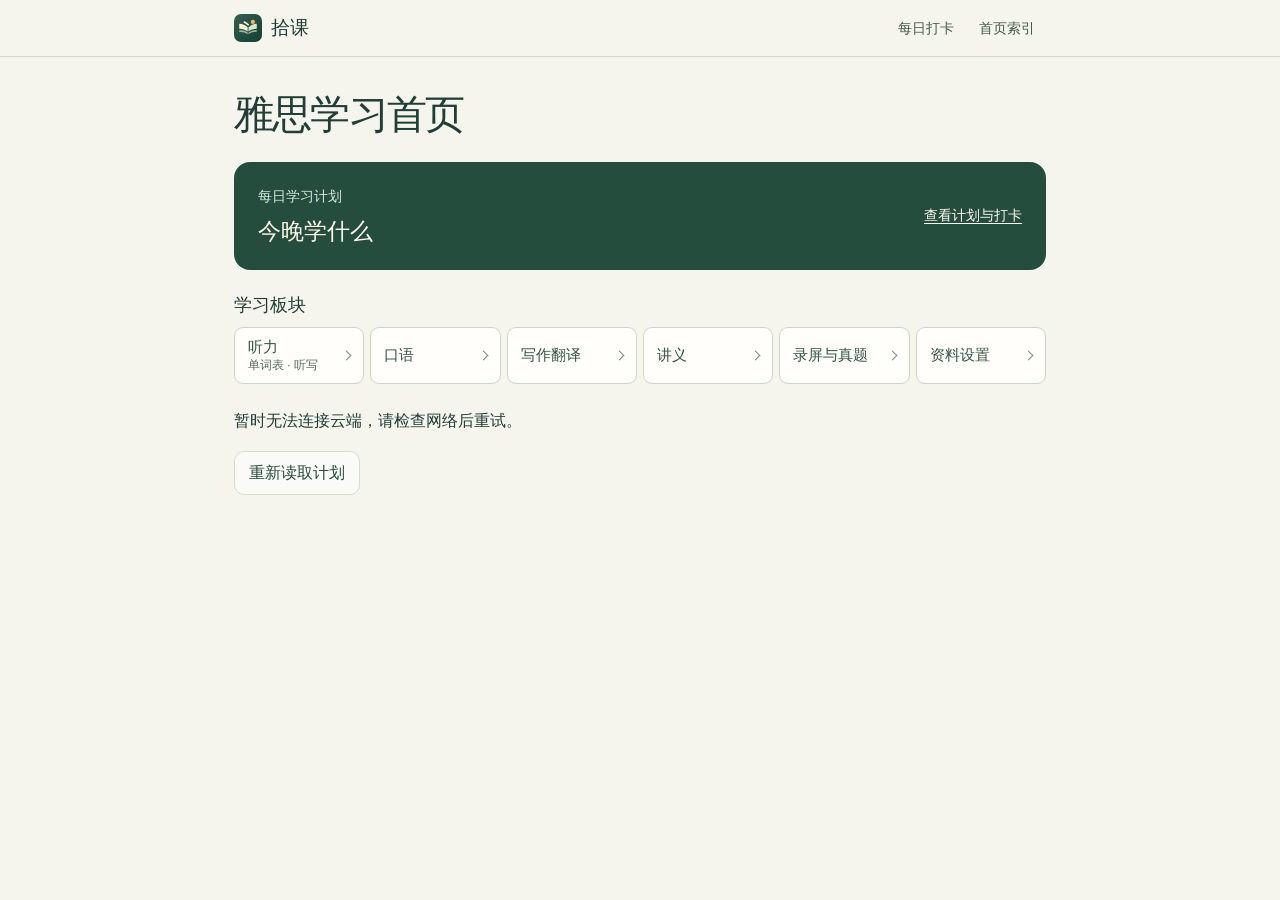
<file: index.html>
<!doctype html>
<html lang="zh-CN" data-hub="home">
<head>
  <meta charset="utf-8">
  <meta name="viewport" content="width=device-width, initial-scale=1">
  <meta name="referrer" content="strict-origin">
  <title>拾课 · 雅思学习首页</title>
  <meta name="apple-mobile-web-app-title" content="拾课">
  <meta name="theme-color" content="#f5f4ed">
  <link rel="apple-touch-icon" sizes="180x180" href="./shike-v1-180.png">
  <link rel="icon" type="image/svg+xml" href="[data-uri]">
  <link rel="manifest" href="./shike.webmanifest">
  <link rel="stylesheet" href="./style.css?v=248058a137662580">
  <script>(()=>{async function c(a){if(!a)return"guest";let r=await crypto.subtle.digest("SHA-256",new TextEncoder().encode(a));return"p-"+[...new Uint8Array(r).slice(0,16)].map(n=>n.toString(16).padStart(2,"0")).join("")}var d="ARk2a8Fn7pvuQmRJPLl6A4G9Yd4T05k7AdpzGo_BC8s";var s=new URL(location.href),l=s.searchParams.get("notebook")||s.searchParams.get("book"),o=new URLSearchParams(s.hash.slice(1)).get("journal");if(!o&&l)try{o=sessionStorage.getItem("shike.book."+l)}catch{}if(/^[A-Za-z0-9_-]{43}$/.test(o)&&o!==d){let n=function(e){let t=new URL(e.href);if(!(e.target==="_blank"||t.origin!==s.origin)){if(e.hasAttribute("data-study-section")){let u=e.dataset.studySection||(t.hash==="#"+a?t.searchParams.get("section"):t.hash.slice(1));u&&t.searchParams.set("section",u)}else e.hasAttribute("data-study-tools")&&t.searchParams.set("section","study-tools");t.hash=a,e.href=t.href}},h=function(e){let t=e.target.closest?.(r);t&&n(t)},i=function(){document.querySelectorAll(r).forEach(n),document.querySelector(".markdown-book, .recital, #books")&&c(o).then(e=>{sessionStorage.setItem("shike.book."+e,o);let t=new URL(location.href);t.searchParams.set("notebook",e),history.replaceState(history.state,"",t)}).catch(()=>{})},a=new URLSearchParams({journal:o}).toString(),r="a[data-home], a[data-study-page], a[data-study-tools], a[data-study-section]";for(let e of["pointerdown","click","contextmenu"])document.addEventListener(e,h,!0);document.readyState==="loading"?document.addEventListener("DOMContentLoaded",i,{once:!0}):i()}})();</script>
  <script>(()=>{var u={"dictation-tools":"listening",bbc:"listening","online-practice":"listening","speaking-tools":"speaking","writing-tools":"writing","handout-tools":"handouts","course-tools":"course","study-settings":"settings","material-links":"settings","backup-tools":"settings",home:"home","study-tools":"home",checkin:"home"},w={home:"\u96C5\u601D\u5B66\u4E60\u9996\u9875",listening:"\u542C\u529B",speaking:"\u53E3\u8BED",writing:"\u5199\u4F5C\u7FFB\u8BD1",handouts:"\u8BB2\u4E49",course:"\u5F55\u5C4F\u4E0E\u771F\u9898",settings:"\u8D44\u6599\u8BBE\u7F6E"},m=document.documentElement,h=t=>document.getElementById(t);function r(t){return t.hash.startsWith("#journal=")?t.searchParams.get("section"):t.hash.slice(1)}function c(t,{interacted:n=!1,material:o}={}){let e=h(t),s=e?.closest("[data-hub-view]")?.dataset.hubView||(Object.hasOwn(u,t)?u[t]:"home"),f=m.dataset.hub!==s;if(f&&document.querySelector("[data-hub-view].hub-enter")?.classList.remove("hub-enter"),m.dataset.hub=s,document.title="\u62FE\u8BFE \xB7 "+w[s],!e)return;let l=e.closest("[data-hub-view]");f&&n&&l&&!matchMedia("(prefers-reduced-motion: reduce)").matches&&l.classList.add("hub-enter"),t==="material-links"&&(e.closest("details").open=!0);let i=e.closest("[hidden]")?h("account"):e;if(i){if(i===l?window.scrollTo(0,0):i.scrollIntoView({block:"start"}),o)h("material-links")?.elements[o]?.focus({preventScroll:!0});else if(n){let d=i.querySelector("h1,h2")||i;d.hasAttribute("tabindex")||(d.tabIndex=-1),d.focus({preventScroll:!0})}}}var a=location.href;c(r(new URL(a)));document.addEventListener("DOMContentLoaded",()=>c(r(new URL(location.href))),{once:!0});document.addEventListener("animationend",t=>{t.target.classList.contains("hub-enter")&&t.target.classList.remove("hub-enter")});document.addEventListener("click",t=>{if(t.defaultPrevented||t.button!==0||t.metaKey||t.ctrlKey||t.shiftKey||t.altKey)return;let n=t.target.closest("a[href]");if(!n||n.target||n.id==="next-study-day")return;let o=new URL(n.href);if(o.origin!==location.origin||o.pathname!==location.pathname)return;let e=n.dataset.studySection||n.dataset.section||r(o);if(!Object.hasOwn(u,e))return;t.preventDefault();let s=new URL(location.href);s.hash.startsWith("#journal=")?s.searchParams.set("section",e):s.hash=e,location.href!==s.href&&history.pushState(null,"",s),a=location.href,c(e,{interacted:!0,material:n.dataset.materialOpen})});function g(){a!==location.href&&(a=location.href,c(r(new URL(a)),{interacted:!0}))}window.addEventListener("popstate",g);window.addEventListener("hashchange",g);})();</script>
  <script type="module" src="./app.js?v=20a8d2f6101d2c04"></script>
</head>
<body>
  <header class="sitebar">
    <div class="sitebar-inner">
      <a class="sitebrand" data-study-section="home" href="#home">拾课</a>
      <nav class="site-nav" aria-label="学习导航">
        <a data-study-section="checkin" href="#checkin">每日打卡</a>
        <a data-study-section="study-tools" href="#study-tools">首页索引</a>
      </nav>
    </div>
  </header>
  <main class="learning-shell">
    <section class="study-home" id="home" data-hub-view="home" aria-labelledby="account-title">
      <h1 id="account-title">雅思学习首页</h1>
      <section class="evening-entry" aria-labelledby="evening-title">
        <div>
          <p id="focus-date">每日学习计划</p>
          <h2 id="evening-title">今晚学什么</h2>
          <p id="focus-meta"></p>
        </div>
        <div class="evening-actions">
          <button id="focus-first" type="button" hidden>开始计时</button>
          <a data-study-section="checkin" href="#checkin">查看计划与打卡</a>
          <a id="next-study-day" href="#checkin" hidden>查看下个学习日</a>
        </div>
      </section>
      <section class="study-directory" id="study-tools" aria-labelledby="tools-title">
        <h2 id="tools-title">学习板块</h2>
        <nav class="category-shortcuts" aria-label="学习板块">
          <a data-study-section="dictation-tools" href="#dictation-tools"><span>听力<small>单词表 · 听写</small></span></a>
          <a data-study-section="speaking-tools" href="#speaking-tools">口语</a>
          <a data-study-section="writing-tools" href="#writing-tools">写作翻译</a>
          <a data-study-section="handout-tools" href="#handout-tools">讲义</a>
          <a data-study-section="course-tools" href="#course-tools">录屏与真题</a>
          <a data-study-section="study-settings" href="#study-settings">资料设置</a>
        </nav>
      </section>
      <section id="account" class="account" aria-label="加载每日打卡">
        <noscript>请启用 JavaScript 以进入学习板块和保存打卡。</noscript>
        <p id="loading-status" role="status">正在读取公开打卡…</p>
        <button id="load-plan" type="button" hidden>重新读取计划</button>
      </section>
      <section id="app" aria-label="每日打卡" hidden>
        <header class="day-heading"><h2>每日打卡</h2><span class="private" id="plan-location">公开打卡</span></header>
        <p id="status" role="status">正在读取计划…</p>
        <nav id="checkin" aria-label="选择日期">
          <button id="previous" aria-label="前一天" disabled>←</button>
          <select id="date" aria-label="学习日期" disabled></select>
          <button id="next" aria-label="后一天" disabled>→</button>
          <button id="today" disabled>今天</button>
        </nav>
        <section class="day" aria-labelledby="day-title">
          <div class="daytop"><div><p id="calendar-date" class="eyebrow"></p><h2 id="day-title">正在读取计划…</h2></div><span class="count" id="day-count" hidden></span></div>
          <p class="note" id="note" hidden></p>
          <p class="time" id="minutes" hidden></p>
          <div class="track" id="track" aria-hidden="true" hidden><div id="bar"></div></div>
          <ul id="tasks" aria-label="当天任务"></ul>
          <p class="rest" id="rest" hidden>今天休息，没有必做任务。</p>
          <div id="day-details"></div>
        </section>
        <details class="progress-history"><summary>累计学习进度</summary>
          <section class="summary" aria-label="学习进度">
            <div><strong><b id="finished">—</b><small id="study-days"></small></strong><span>完成学习日</span></div>
            <div><strong><b id="listening">—</b><small> 天</small></strong><span>BBC 泛听打卡</span></div>
            <div><strong id="last-day">—</strong><span>计划截止日</span></div>
          </section>
        </details>
      </section>
    </section>
    <section class="subject-page" id="dictation-tools" data-hub-view="listening" aria-labelledby="dictation-heading">
      <a class="back-to-index" data-study-section="study-tools" href="#study-tools">返回首页</a>
      <h1 id="dictation-heading">听力</h1>
      <div class="tool-panel">
        <div class="listening-start">
          <a class="wordlist-entry" data-vocabulary-link data-study-page href="./vocabulary.html?level=six">听力单词表</a>
          <label class="level-picker" for="hub-level">练习星级
            <select id="hub-level">
              <option value="six">六星</option><option value="five">五星</option><option value="four">四星</option>
              <option value="three">三星</option><option value="two">二星</option><option value="one">一星</option>
            </select>
          </label>
        </div>
        <div class="listening-groups" id="online-practice">
          <div class="tool-group">
            <h2>背词与词义</h2>
            <a data-trainer-view="meanings" data-study-page href="./dictation.html?level=six&amp;view=meanings">看英文想中文</a>
            <a data-trainer-view="meaning-book" data-study-page href="./dictation.html?level=six&amp;view=meaning-book">词义生词本</a>
          </div>
          <div class="tool-group">
            <h2>听写练习</h2>
            <a class="primary-tool" id="dictation-link" data-trainer-view="original" data-study-page href="./dictation.html?level=six&amp;view=original">原声听写</a>
            <a data-trainer-view="full-all" data-study-page href="./dictation.html?level=six&amp;view=full-all">全词听写（含补音）</a>
            <a data-trainer-view="supplement" data-study-page href="./dictation.html?level=six&amp;view=supplement">只听补音词</a>
          </div>
          <div class="tool-group">
            <h2>错词复习</h2>
            <a class="primary-tool" id="mixed-review-link" data-study-page href="./mixed-review.html">跨星级错词复习</a>
            <a data-trainer-view="review" data-study-page href="./dictation.html?level=six&amp;view=review">按轮复习错词</a>
            <a data-trainer-view="consolidation" data-study-page href="./dictation.html?level=six&amp;view=consolidation">高频错词与间隔巩固</a>
          </div>
          <div class="tool-group">
            <h2>听写记录</h2>
            <a id="reports-link" data-trainer-view="reports" data-study-page href="./dictation.html?level=six&amp;view=reports">每轮正确率与报告</a>
            <a data-trainer-view="legacy" data-study-page href="./dictation.html?level=six&amp;view=legacy">纸笔听写记录</a>
          </div>
          <div class="tool-group">
            <h2>真题听力</h2>
            <a data-study-page href="./paper-audio.html">剑桥听力音频与逐题订正</a>
          </div>
          <div class="tool-group">
            <h2>泛听</h2>
            <a data-study-section="bbc" href="#bbc">BBC 泛听与跟读</a>
          </div>
        </div>
        <p id="study-link-status" role="status"></p>
      </div>
      <section class="bbc" id="bbc" aria-labelledby="bbc-title">
        <div class="bbc-top"><span class="headphones" aria-hidden="true">♫</span><div><p class="eyebrow">每日泛听 · 约 6 分钟</p><h2 id="bbc-title" lang="en">BBC 6 Minute English</h2></div></div>
        <p id="bbc-description">听一集，试着用一句话说出大意。</p>
        <label class="episode-label" for="bbc-episode">本次节目</label>
        <select id="bbc-episode"></select>
        <div class="bbc-steps" role="group" aria-label="选择练习阶段">
          <button type="button" data-pass="first" aria-pressed="true">第一遍 · 盲听</button>
          <button type="button" data-pass="study" aria-pressed="false">第二遍 · 对照</button>
          <button type="button" data-pass="again" aria-pressed="false">隐藏重听</button>
        </div>
        <p id="bbc-instruction" aria-live="polite"></p>
        <div class="bbc-languages" role="group" aria-label="对照文字">
          <button type="button" data-mode="off" aria-pressed="true">隐藏</button>
          <button type="button" data-mode="en" aria-pressed="false">英文</button>
          <button type="button" data-mode="zh" aria-pressed="false">中文</button>
          <button type="button" data-mode="both" aria-pressed="false">双语</button>
        </div>
        <div id="player"></div>
        <div class="bbc-controls">
          <button type="button" class="listen" id="load-player">加载本集音频</button>
          <button type="button" id="bbc-switch-player" hidden></button>
        </div>
        <p class="hint">下载资料后可直接播放两期 BBC 官方原音。在线播放使用 Apple Podcasts，字幕视频来自 YouTube。</p>
        <div class="bbc-guide" id="bbc-guide" hidden>
          <h3>文稿时间轴 <small>按 PDF 正文页定位</small></h3>
          <p id="bbc-timeline-info" class="hint"></p>
          <div id="bbc-lines"></div>
          <details id="bbc-cues-panel">
            <summary>用自己的字幕逐句跟读</summary>
            <p class="hint">选择对应本集 YouTube 版本、带时间码的字幕。点击字幕可以跳回原句。文件只在本机读取，换集或隐藏重听时清除。</p>
            <label for="bbc-cues-file" id="bbc-cues-label">选择本集字幕（VTT / SRT）</label>
            <input id="bbc-cues-file" type="file" accept=".vtt,.srt,text/vtt,application/x-subrip">
            <p class="hint" id="bbc-cues-status" role="status"></p>
            <div id="bbc-cues-list" aria-label="本地字幕"></div>
          </details>
        </div>
        <section class="bbc-reading" id="bbc-reading" aria-label="官方英文学习稿">
          <h3>官方英文学习稿</h3>
          <details id="bbc-reader">
            <summary>在本页读本集英文稿</summary>
            <p class="hint">BBC 按对话整理，个别措辞与录音有出入。</p>
            <label id="bbc-follow-label" hidden><input id="bbc-follow-pdf" type="checkbox" checked> PDF 随视频翻页</label>
            <div id="bbc-pdf-view"></div>
            <details id="bbc-local-reader">
              <summary>使用自己的 PDF</summary>
              <label for="bbc-pdf">选择本集 BBC 原稿</label>
              <input type="file" id="bbc-pdf" accept="application/pdf,.pdf">
              <p class="hint" id="bbc-pdf-status" role="status"></p>
            </details>
          </details>
          <p id="bbc-fullscreen"><a id="bbc-source" target="_blank" rel="noopener noreferrer">在 BBC 全屏阅读（PDF）↗</a><span class="hint" id="bbc-return-note" hidden>　关闭文稿标签页即可回到本集。</span></p>
        </section>
        <label class="listen-check" hidden><input type="checkbox" id="bbc-check" disabled>今天已泛听一集</label>
      </section>
    </section>
    <section class="subject-page" id="speaking-tools" data-hub-view="speaking" aria-labelledby="speaking-heading">
      <a class="back-to-index" data-study-section="study-tools" href="#study-tools">返回首页</a>
      <h1 id="speaking-heading">口语</h1>
      <div class="tool-list">
        <a data-study-page href="./homework-3.html"><strong>作业三 · 住房六问</strong><span>背诵英文回答、看助记提示、脱稿自测</span></a>
      </div>
    </section>
    <section class="subject-page" id="writing-tools" data-hub-view="writing" aria-labelledby="writing-heading">
      <a class="back-to-index" data-study-section="study-tools" href="#study-tools">返回首页</a>
      <h1 id="writing-heading">写作翻译</h1>
      <div class="tool-list">
        <a data-study-page href="./translation.html"><strong>第三次作业 · 第 22–31 句</strong><span>从中文独立翻译，再对照 Word 旧稿和参考译法</span></a>
        <a data-study-page href="./translation.html?view=teacher"><strong>老师批改</strong><span>对照原稿，回看老师改过的词句和批注</span></a>
        <a data-study-page href="./translation.html?view=written"><strong>已写的第 1–30 题</strong><span>按原来的题号复习 Word 作答</span></a>
        <a data-study-page href="./translation.html?from=1&amp;to=86"><strong>全部翻译题</strong><span>按题号选练 86 道短句</span></a>
      </div>
    </section>
    <section class="subject-page" id="handout-tools" data-hub-view="handouts" aria-labelledby="handout-heading">
      <a class="back-to-index" data-study-section="study-tools" href="#study-tools">返回首页</a>
      <h1 id="handout-heading">讲义</h1>
      <div class="handout-shelf">
        <section class="tool-panel">
          <h2>课堂讲义</h2>
          <p>第 1–17 节课堂知识点</p>
          <div class="tool-list">
            <a data-study-page href="./handouts-md/class-notes-17.html">按课阅读</a>
            <a data-study-page href="./handouts.html?book=class-notes-17&amp;page=1">查看讲义原页</a>
          </div>
        </section>
        <section class="tool-panel">
          <h2>口语 Part 1 讲义</h2>
          <p>9–12 月话题 · 英文答案与中文翻译</p>
          <div class="tool-list">
            <a data-study-page href="./handouts-md/speaking-part1-2026-09.html">按话题阅读</a>
            <a data-study-page href="./handouts.html?book=speaking-part1-2026-09&amp;page=1">查看讲义原页</a>
          </div>
        </section>
      </div>
    </section>
    <section class="subject-page" id="course-tools" data-hub-view="course" aria-labelledby="course-heading">
      <a class="back-to-index" data-study-section="study-tools" href="#study-tools">返回首页</a>
      <h1 id="course-heading">录屏与真题</h1>
      <div class="tool-list">
        <a data-study-page href="./paper-audio.html">剑桥听力音频与逐题订正</a>
        <a data-material-open="recording" data-study-section="material-links" href="#material-links">课程录屏<span>添加录屏网址</span></a>
        <a data-material-open="paper" data-study-section="material-links" href="#material-links">真题资料<span>添加真题网址</span></a>
      </div>
    </section>
    <section class="subject-page" id="study-settings" data-hub-view="settings" aria-labelledby="settings-heading">
      <a class="back-to-index" data-study-section="study-tools" href="#study-tools">返回首页</a>
      <h1 id="settings-heading">资料设置</h1>
      <div class="settings-options">
        <section class="material-download" aria-labelledby="preload-title">
          <h2 id="preload-title">离线学习资料</h2>
          <p id="preload-status" role="status">翻译练习、六个星级的词库和原音、两本讲义及 BBC 音频和文稿可保存在这个浏览器。</p>
          <button type="button" id="preload-materials">一次下载全部资料</button>
          <progress id="preload-progress" aria-label="学习资料下载进度" hidden></progress>
        </section>
        <div class="settings-records">
          <details class="material-settings">
            <summary>设置我的录屏和真题链接</summary>
            <form id="material-links">
              <p>有线上资料时可保存入口，计时中也能打开。链接保存在这个浏览器。用纸质书时可以留空。</p>
              <label>课程录屏<input type="url" name="recording" placeholder="https://" autocomplete="off"></label>
              <label>真题资料<input type="url" name="paper" placeholder="https://" autocomplete="off"></label>
              <button type="submit">保存资料链接</button>
              <span id="links-status" role="status"></span>
            </form>
          </details>
        </div>
      </div>
      <footer id="backup-tools">
        <h2>学习记录备份</h2>
        <p id="backup-status" role="status">正在读取打卡进度…</p>
        <div class="actions"><button id="refresh">刷新进度</button><button id="export" disabled>导出备份</button></div>
        <button id="export-local" hidden>导出此浏览器原有的打卡记录</button>
        <details id="import-panel"><summary>从本机备份恢复</summary>
          <p>选择文件后可先预览。确认恢复会替换所有人共用的学习计划和打卡记录，并自动下载当前备份。</p>
          <label for="backup-file">学习计划与打卡（JSON）</label>
          <input type="file" id="backup-file" accept=".json,application/json">
          <p id="import-preview" role="status"></p>
          <button type="button" id="import-confirm" hidden>确认替换公开计划和打卡记录</button>
        </details>
      </footer>
    </section>
  </main>
</body>
</html>
</file>
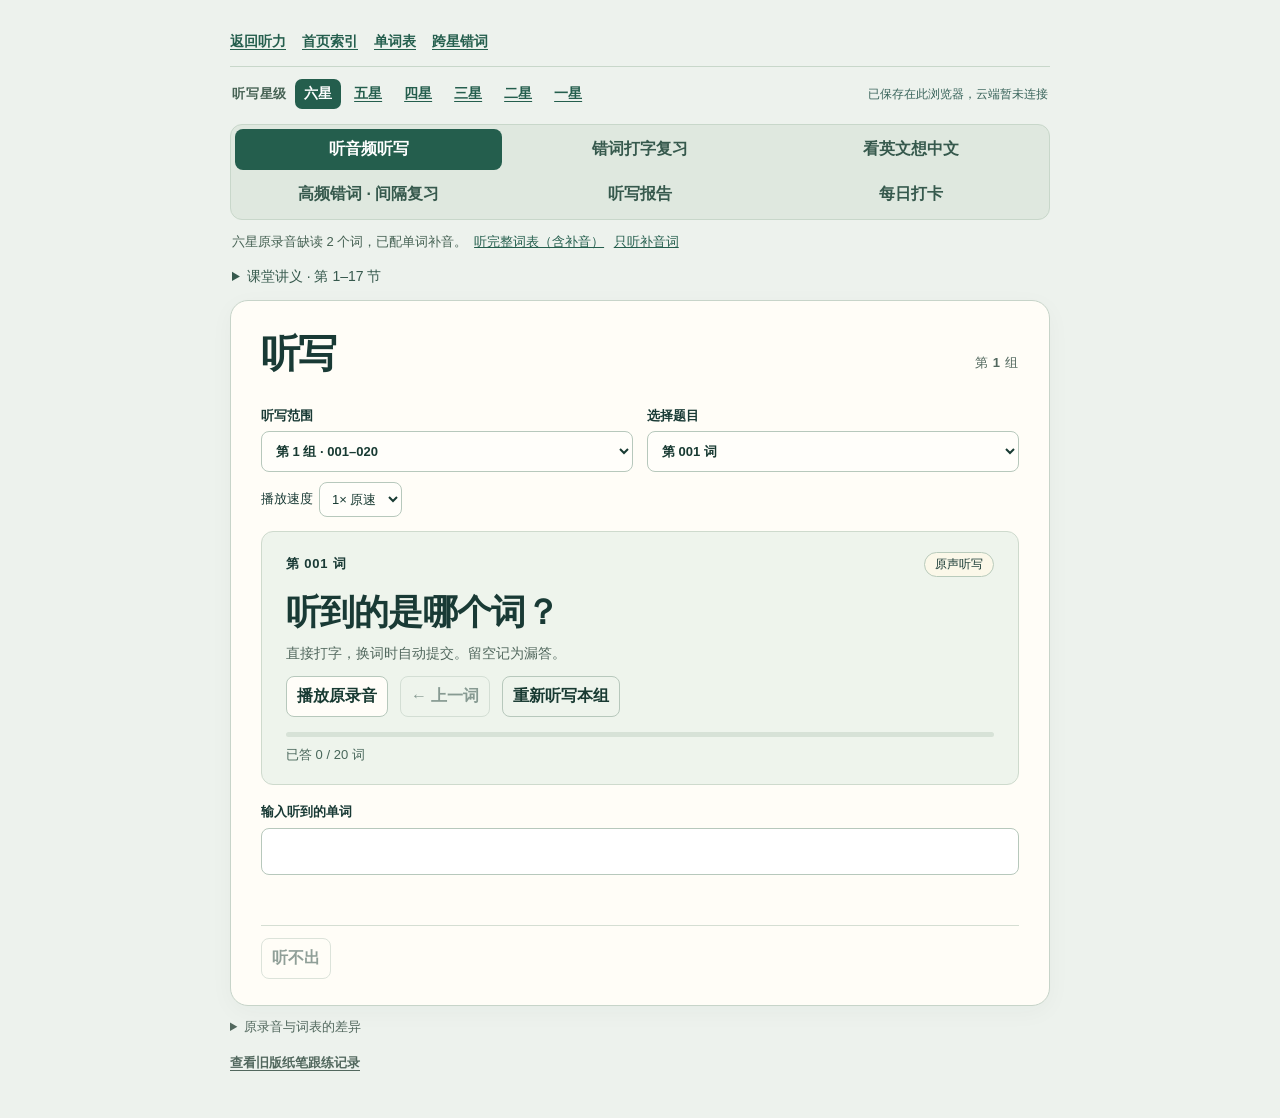
<file: dictation.html>
<!doctype html>
<html lang="zh-CN">
<head>
  <meta charset="utf-8">
  <meta name="viewport" content="width=device-width,initial-scale=1">
  <meta name="referrer" content="no-referrer">
  <meta name="theme-color" content="#f5f4ed">
  <meta name="shike-cloud-url" content="https://shike-dictation-journal.comelyshell2.chatgpt.site">
  <meta name="shike-cloud-key" content="">
  <title>星级听写 · 拾课</title>
  <link rel="icon" href="./shike-v1.svg">
  <link rel="stylesheet" href="./style.css" id="landing-style">
  <script type="module" src="./dictation-loader.js?v=8e8a489bccef1b7b"></script>
  <script>(()=>{async function c(a){if(!a)return"guest";let r=await crypto.subtle.digest("SHA-256",new TextEncoder().encode(a));return"p-"+[...new Uint8Array(r).slice(0,16)].map(n=>n.toString(16).padStart(2,"0")).join("")}var d="ARk2a8Fn7pvuQmRJPLl6A4G9Yd4T05k7AdpzGo_BC8s";var s=new URL(location.href),l=s.searchParams.get("notebook")||s.searchParams.get("book"),o=new URLSearchParams(s.hash.slice(1)).get("journal");if(!o&&l)try{o=sessionStorage.getItem("shike.book."+l)}catch{}if(/^[A-Za-z0-9_-]{43}$/.test(o)&&o!==d){let n=function(e){let t=new URL(e.href);if(!(e.target==="_blank"||t.origin!==s.origin)){if(e.hasAttribute("data-study-section")){let u=e.dataset.studySection||(t.hash==="#"+a?t.searchParams.get("section"):t.hash.slice(1));u&&t.searchParams.set("section",u)}else e.hasAttribute("data-study-tools")&&t.searchParams.set("section","study-tools");t.hash=a,e.href=t.href}},h=function(e){let t=e.target.closest?.(r);t&&n(t)},i=function(){document.querySelectorAll(r).forEach(n),document.querySelector(".markdown-book, .recital, #books")&&c(o).then(e=>{sessionStorage.setItem("shike.book."+e,o);let t=new URL(location.href);t.searchParams.set("notebook",e),history.replaceState(history.state,"",t)}).catch(()=>{})},a=new URLSearchParams({journal:o}).toString(),r="a[data-home], a[data-study-page], a[data-study-tools], a[data-study-section]";for(let e of["pointerdown","click","contextmenu"])document.addEventListener(e,h,!0);document.readyState==="loading"?document.addEventListener("DOMContentLoaded",i,{once:!0}):i()}})();</script>
  <script type="module" src="./focus-timer.js"></script>
</head>
<body>
  <header class="sitebar"><div class="sitebar-inner">
    <a class="sitebrand" data-home href="./">拾课</a>
    <nav class="site-nav" aria-label="学习导航">
      <a data-study-section="dictation-tools" href="./#dictation-tools">返回听力</a>
      <a data-study-tools href="./#study-tools">首页索引</a>
      <a data-study-page id="dictation-vocabulary" href="./vocabulary.html?level=six">单词表</a>
      <a data-study-page href="./mixed-review.html">跨星错词</a>
    </nav>
  </div></header>
  <main class="study-hub">
    <h1 id="level-title">星级听写</h1>
    <p id="load-status" role="status" aria-live="polite">正在打开练习…</p>
    <div id="planned-entry" hidden>
      <button id="planned-word" type="button"></button>
      <button id="resume-original" type="button">继续上次原声听写</button>
    </div>
    <button id="retry-dictation" hidden>重新加载</button>
    <noscript>请启用 JavaScript 以播放原音并保存练习。</noscript>
  </main>
</body>
</html>
</file>
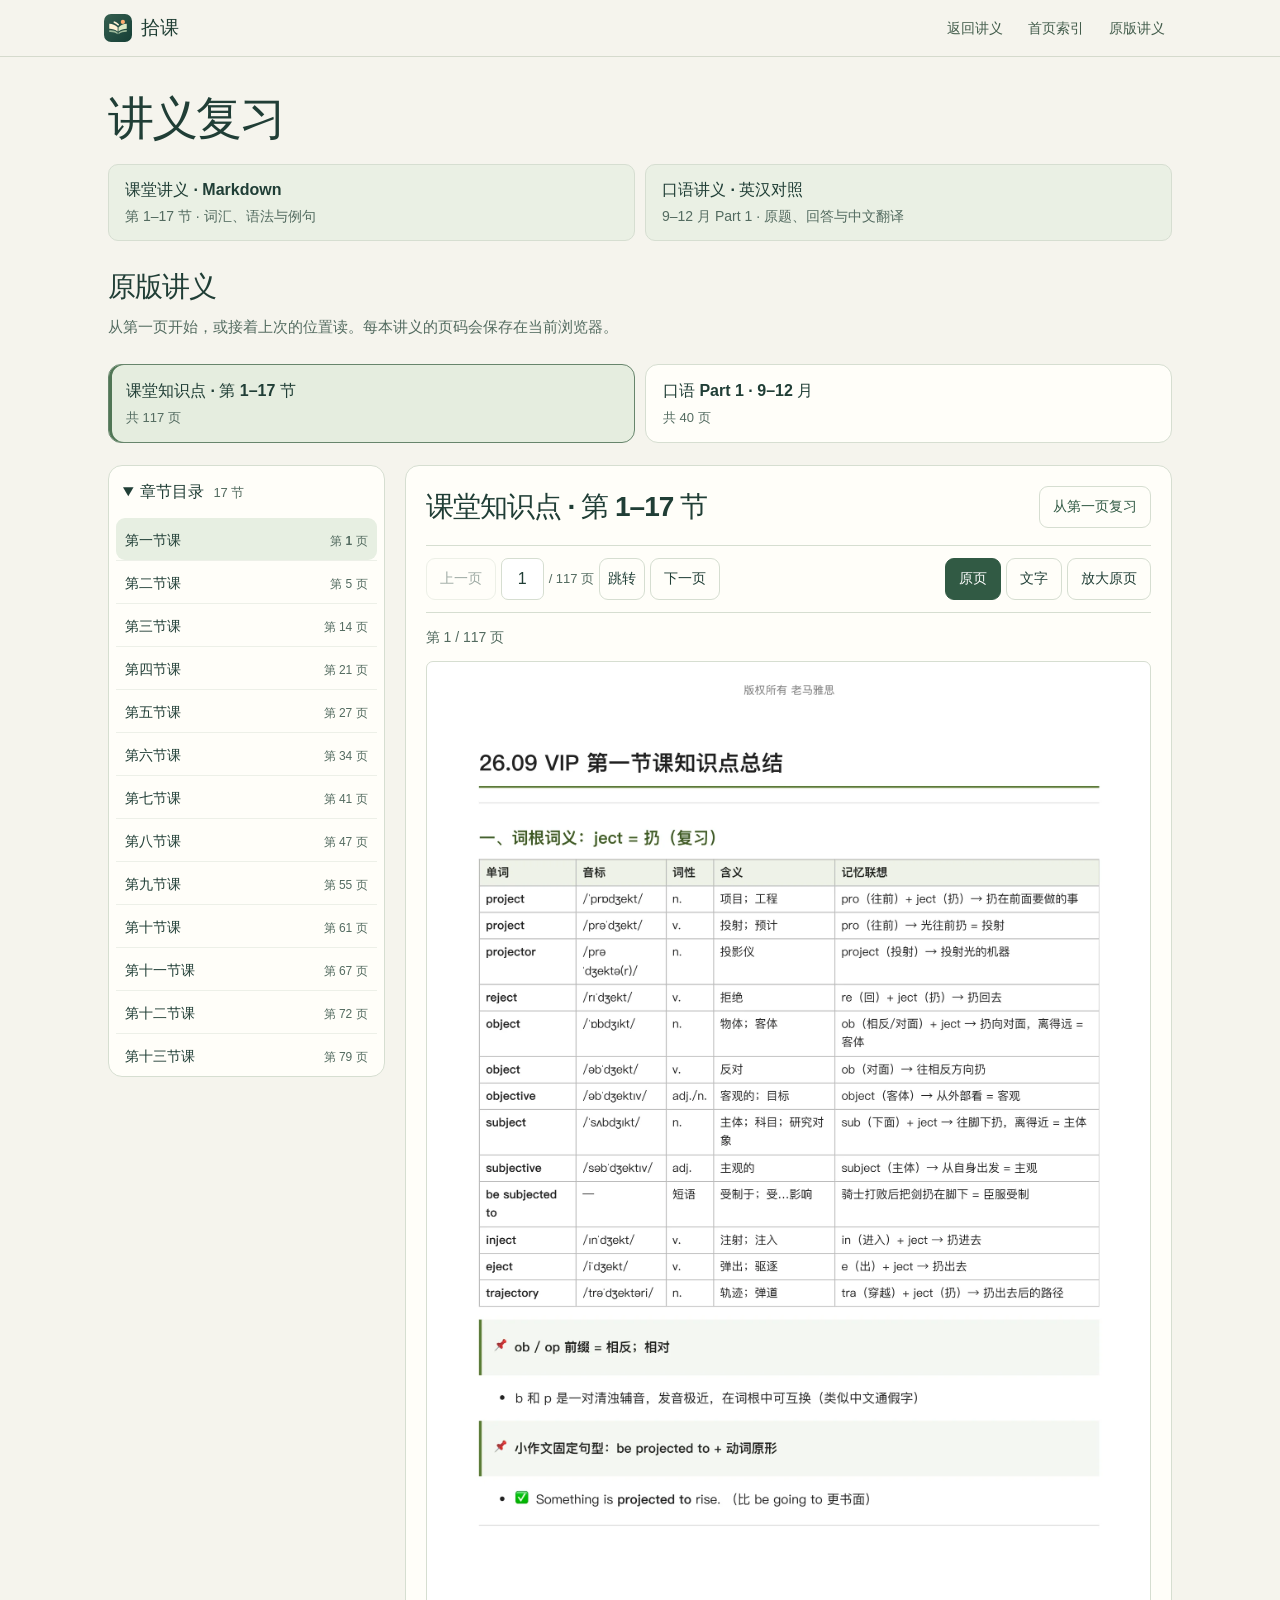
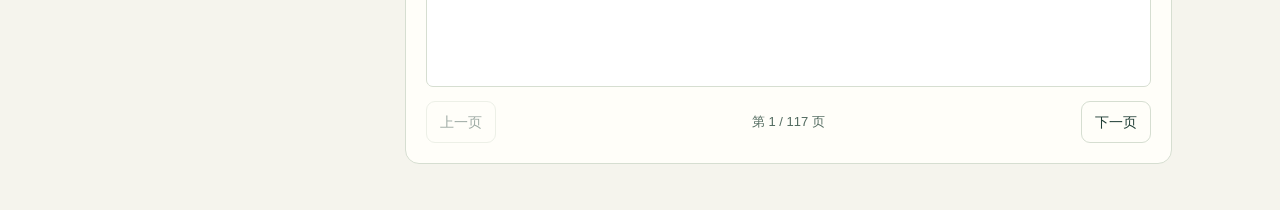
<file: handouts.html>
<!doctype html>
<html lang="zh-CN">
<head>
  <meta charset="utf-8">
  <meta name="viewport" content="width=device-width, initial-scale=1">
  <meta name="theme-color" content="#f5f4ed">
  <meta name="referrer" content="strict-origin">
  <title>讲义复习 · 拾课</title>
  <link rel="icon" type="image/svg+xml" href="./shike-v1.svg">
  <link rel="stylesheet" href="./style.css">
  <link rel="stylesheet" href="./handouts.css">
  <script>(()=>{async function c(a){if(!a)return"guest";let r=await crypto.subtle.digest("SHA-256",new TextEncoder().encode(a));return"p-"+[...new Uint8Array(r).slice(0,16)].map(n=>n.toString(16).padStart(2,"0")).join("")}var d="ARk2a8Fn7pvuQmRJPLl6A4G9Yd4T05k7AdpzGo_BC8s";var s=new URL(location.href),l=s.searchParams.get("notebook")||s.searchParams.get("book"),o=new URLSearchParams(s.hash.slice(1)).get("journal");if(!o&&l)try{o=sessionStorage.getItem("shike.book."+l)}catch{}if(/^[A-Za-z0-9_-]{43}$/.test(o)&&o!==d){let n=function(e){let t=new URL(e.href);if(!(e.target==="_blank"||t.origin!==s.origin)){if(e.hasAttribute("data-study-section")){let u=e.dataset.studySection||(t.hash==="#"+a?t.searchParams.get("section"):t.hash.slice(1));u&&t.searchParams.set("section",u)}else e.hasAttribute("data-study-tools")&&t.searchParams.set("section","study-tools");t.hash=a,e.href=t.href}},h=function(e){let t=e.target.closest?.(r);t&&n(t)},i=function(){document.querySelectorAll(r).forEach(n),document.querySelector(".markdown-book, .recital, #books")&&c(o).then(e=>{sessionStorage.setItem("shike.book."+e,o);let t=new URL(location.href);t.searchParams.set("notebook",e),history.replaceState(history.state,"",t)}).catch(()=>{})},a=new URLSearchParams({journal:o}).toString(),r="a[data-home], a[data-study-page], a[data-study-tools], a[data-study-section]";for(let e of["pointerdown","click","contextmenu"])document.addEventListener(e,h,!0);document.readyState==="loading"?document.addEventListener("DOMContentLoaded",i,{once:!0}):i()}})();</script>
  <script type="module" src="./focus-timer.js"></script>
  <script type="module" src="./handouts.js?v=public"></script>
</head>
<body>
  <header class="sitebar"><div class="sitebar-inner">
    <a class="sitebrand" data-home href="./">拾课</a>
    <nav class="site-nav" aria-label="学习导航">
      <a data-study-section="handout-tools" href="./#handout-tools">返回讲义</a>
      <a data-study-tools href="./#study-tools">首页索引</a>
      <a href="#original-handouts">原版讲义</a>
    </nav>
  </div></header>
  <main>
    <h1>讲义复习</h1>
    <div class="markdown-shelf" aria-label="Markdown 讲义">
      <a data-study-page href="./handouts-md/class-notes-17.html"><strong>课堂讲义 · Markdown</strong><span>第 1–17 节 · 词汇、语法与例句</span></a>
      <a data-study-page href="./handouts-md/speaking-part1-2026-09.html"><strong>口语讲义 · 英汉对照</strong><span>9–12 月 Part 1 · 原题、回答与中文翻译</span></a>
    </div>
    <h2 id="original-handouts">原版讲义</h2>
    <p id="storage-note" class="subtitle">从第一页开始，或接着上次的位置读。每本讲义的页码会保存在当前浏览器。</p>
    <div id="library-status" role="status">正在打开讲义目录…</div>
    <button id="load-again" hidden>重新加载目录</button>
    <noscript>请启用 JavaScript 以打开讲义。</noscript>
    <div id="library" hidden>
      <div class="shelf" id="books" role="group" aria-label="选择讲义"></div>
      <div class="workspace">
        <aside>
          <details id="contents">
            <summary>章节目录 <span id="chapter-count"></span></summary>
            <ol id="chapters"></ol>
          </details>
        </aside>
        <section class="reader" aria-labelledby="book-title">
          <div class="reader-heading"><h2 id="book-title"></h2><button id="restart" type="button">从第一页复习</button></div>
          <div class="toolbar">
            <div class="turn" role="group" aria-label="翻页">
              <button type="button" data-turn="-1">上一页</button>
              <form id="jump">
                <label for="page-number" class="visually-hidden">跳到页码</label>
                <input id="page-number" name="page" type="number" min="1" required inputmode="numeric" aria-describedby="page-total">
                <span id="page-total"></span><button class="jump-go">跳转</button>
              </form>
              <button type="button" data-turn="1">下一页</button>
            </div>
            <div class="view-tools" role="group" aria-label="阅读方式">
              <button type="button" data-view="image" aria-pressed="true">原页</button>
              <button type="button" data-view="text" aria-pressed="false">文字</button>
              <button type="button" id="zoom" aria-pressed="false">放大原页</button>
            </div>
          </div>
          <p id="page-status" role="status" aria-live="polite"></p>
          <button type="button" id="retry-page" hidden>重新加载本页</button>
          <div id="sheet" tabindex="0" aria-label="讲义原页，放大后可左右滚动" hidden><img id="page-image" alt=""></div>
          <div id="page-text" tabindex="0" role="region" aria-label="讲义本页文字" hidden></div>
          <div class="end-turn" aria-label="页末翻页" role="group" hidden>
            <button type="button" data-turn="-1">上一页</button><span id="bottom-page"></span><button type="button" data-turn="1">下一页</button>
          </div>
        </section>
      </div>
    </div>
  </main>
</body>
</html>
</file>
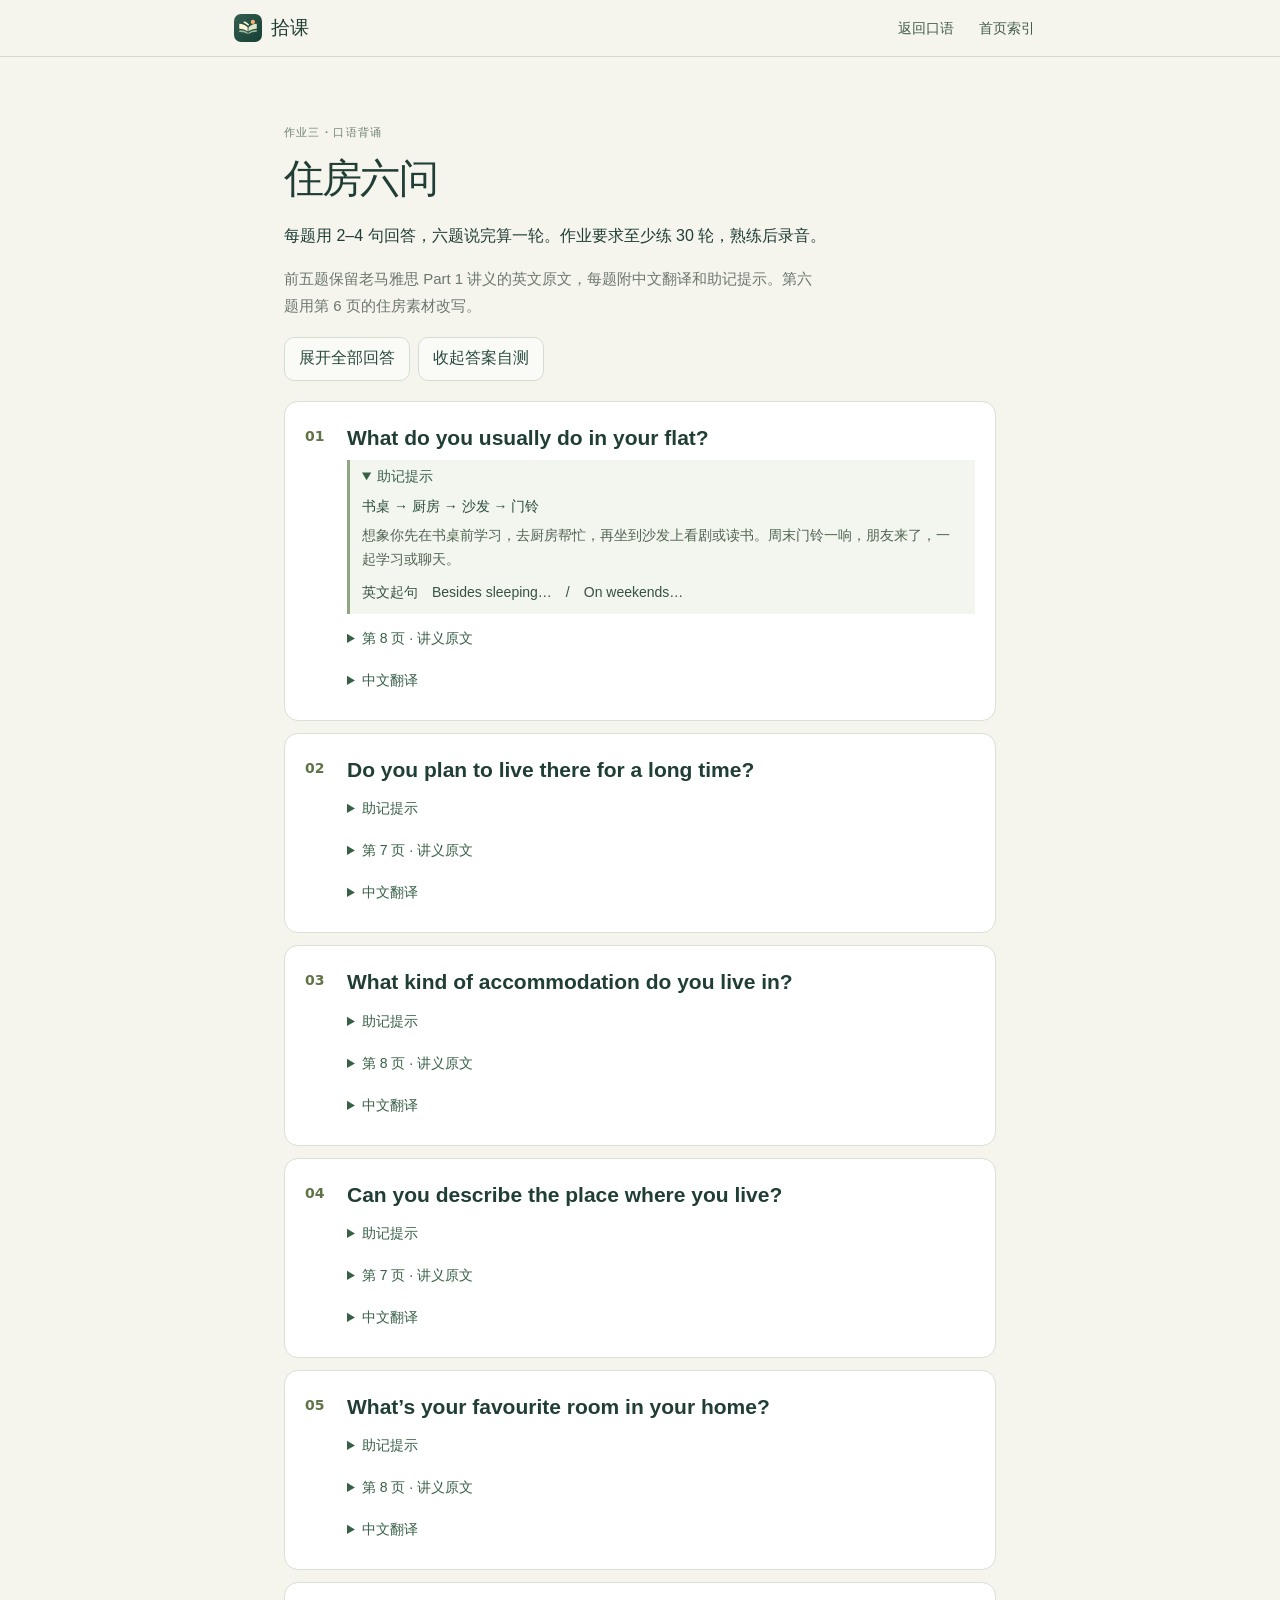
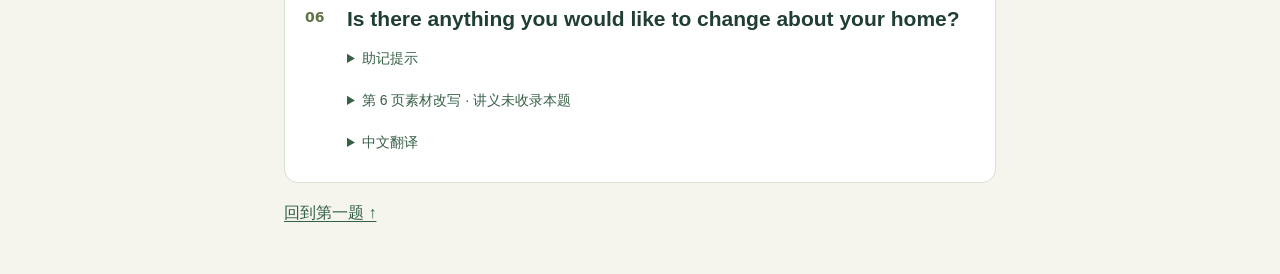
<file: homework-3.html>
<!doctype html>
<html lang="zh-CN">
<head>
  <meta charset="utf-8">
  <meta name="viewport" content="width=device-width, initial-scale=1">
  <meta name="theme-color" content="#f5f4ed">
  <title>作业三口语 · 住房六问｜拾课</title>
  <link rel="stylesheet" href="./style.css">
  <script>(()=>{async function c(a){if(!a)return"guest";let r=await crypto.subtle.digest("SHA-256",new TextEncoder().encode(a));return"p-"+[...new Uint8Array(r).slice(0,16)].map(n=>n.toString(16).padStart(2,"0")).join("")}var d="ARk2a8Fn7pvuQmRJPLl6A4G9Yd4T05k7AdpzGo_BC8s";var s=new URL(location.href),l=s.searchParams.get("notebook")||s.searchParams.get("book"),o=new URLSearchParams(s.hash.slice(1)).get("journal");if(!o&&l)try{o=sessionStorage.getItem("shike.book."+l)}catch{}if(/^[A-Za-z0-9_-]{43}$/.test(o)&&o!==d){let n=function(e){let t=new URL(e.href);if(!(e.target==="_blank"||t.origin!==s.origin)){if(e.hasAttribute("data-study-section")){let u=e.dataset.studySection||(t.hash==="#"+a?t.searchParams.get("section"):t.hash.slice(1));u&&t.searchParams.set("section",u)}else e.hasAttribute("data-study-tools")&&t.searchParams.set("section","study-tools");t.hash=a,e.href=t.href}},h=function(e){let t=e.target.closest?.(r);t&&n(t)},i=function(){document.querySelectorAll(r).forEach(n),document.querySelector(".markdown-book, .recital, #books")&&c(o).then(e=>{sessionStorage.setItem("shike.book."+e,o);let t=new URL(location.href);t.searchParams.set("notebook",e),history.replaceState(history.state,"",t)}).catch(()=>{})},a=new URLSearchParams({journal:o}).toString(),r="a[data-home], a[data-study-page], a[data-study-tools], a[data-study-section]";for(let e of["pointerdown","click","contextmenu"])document.addEventListener(e,h,!0);document.readyState==="loading"?document.addEventListener("DOMContentLoaded",i,{once:!0}):i()}})();</script>
  <script type="module" src="./focus-timer.js"></script>
</head>
<body>
  <header class="sitebar">
    <div class="sitebar-inner">
      <a class="sitebrand" data-home href="./">拾课</a>
      <nav class="site-nav" aria-label="学习导航">
        <a data-study-section="speaking-tools" href="./#speaking-tools">返回口语</a>
        <a data-study-tools href="./#study-tools">首页索引</a>
      </nav>
    </div>
  </header>
  <main class="recital" id="top">
    <section class="intro" aria-labelledby="title">
      <p class="eyebrow">作业三 · 口语背诵</p>
      <h1 id="title">住房六问</h1>
      <p>每题用 2–4 句回答，六题说完算一轮。作业要求至少练 30 轮，熟练后录音。</p>
      <p id="edition">前五题保留老马雅思 Part 1 讲义的英文原文，每题附中文翻译和助记提示。第六题用第 6 页的住房素材改写。</p>
    </section>
    <div class="recite-modes" hidden>
      <button type="button" id="show-all" aria-controls="questions">展开全部回答</button>
      <button type="button" id="hide-all" aria-controls="questions">收起答案自测</button>
    </div>
    <ol id="questions">
      <li>
        <h2 lang="en">What do you usually do in your flat?</h2>
        <details class="hint" open><summary>助记提示</summary>
          <p class="cue"><strong>书桌 → 厨房 → 沙发 → 门铃</strong><br>想象你先在书桌前学习，去厨房帮忙，再坐到沙发上看剧或读书。周末门铃一响，朋友来了，一起学习或聊天。</p>
          <p class="starters" data-words="2 2" hidden>英文起句　<span lang="en"></span></p>
        </details>
        <details class="answer"><summary>第 8 页 · <span class="edition-label">讲义原文</span></summary>
          <p lang="en">Besides sleeping, I study at my desk, help with cooking sometimes, and relax by watching shows or reading. On weekends, I might invite a friend over to study together or just chat in the living room.</p>
        </details>
        <details class="translation"><summary>中文翻译</summary>
          <p class="question-zh"><strong>你平时在公寓里都做些什么？</strong></p>
          <p class="answer-zh">除了睡觉，我平时会坐在书桌前学习，有时帮忙做饭，也会看看节目或读读书，放松一下。周末我可能会请一位朋友来家里一起学习，或者就在客厅聊聊天。</p>
        </details>
      </li>
      <li>
        <h2 lang="en">Do you plan to live there for a long time?</h2>
        <details class="hint"><summary>助记提示</summary>
          <p class="cue"><strong>行李箱 → 毕业帽 → 工牌</strong><br>门边的行李箱提醒你住不久。毕业帽换成工牌，工作在哪儿就搬去哪儿。最后交代，现在只是读大学时暂住。</p>
          <p class="starters" data-words="2 3 4" hidden>英文起句　<span lang="en"></span></p>
        </details>
        <details class="answer"><summary>第 7 页 · <span class="edition-label">讲义原文</span></summary>
          <p lang="en">Probably not very long. After I graduate, I&#x27;ll likely move to wherever I find a job. I see my current place as temporary while I complete my studies at university.</p>
        </details>
        <details class="translation"><summary>中文翻译</summary>
          <p class="question-zh"><strong>你打算在那里住很久吗？</strong></p>
          <p class="answer-zh">应该不会住太久。毕业以后，我很可能会搬到找到工作的地方。对我来说，现在的家是我读大学期间的临时住处。</p>
        </details>
      </li>
      <li>
        <h2 lang="en">What kind of accommodation do you live in?</h2>
        <details class="hint"><summary>助记提示</summary>
          <p class="cue"><strong>三扇卧室门 → 电梯 → 门禁</strong><br>想象家里有三扇卧室门，房子普通，住着舒服。走出家门坐电梯，到楼下看见入口的安保。</p>
          <p class="starters" data-words="5 2 3" hidden>英文起句　<span lang="en"></span></p>
        </details>
        <details class="answer"><summary>第 8 页 · <span class="edition-label">讲义原文</span></summary>
          <p lang="en">I live in a standard three-bedroom apartment in a residential complex. It&#x27;s nothing fancy but comfortable enough for our needs. The building has an elevator and basic security at the entrance.</p>
        </details>
        <details class="translation"><summary>中文翻译</summary>
          <p class="question-zh"><strong>你住的是什么类型的房子？</strong></p>
          <p class="answer-zh">我住在一个小区里，家里是一套普通的三居室。房子算不上豪华，但对我们来说住得够舒服了。楼里有电梯，入口也有基本的安保措施。</p>
        </details>
      </li>
      <li>
        <h2 lang="en">Can you describe the place where you live?</h2>
        <details class="hint"><summary>助记提示</summary>
          <p class="cue"><strong>整栋约 20 层 → 我住 8 楼 → 楼龄约 10 年</strong><br>抬头看楼，再坐电梯到八楼。走进这套中等大小的公寓，从窗边看看街区，最后想起这栋楼的楼龄和楼下的小花园。</p>
          <p class="starters" data-words="5 3 3" hidden>英文起句　<span lang="en"></span></p>
        </details>
        <details class="answer"><summary>第 7 页 · <span class="edition-label">讲义原文</span></summary>
          <p lang="en">I live in a medium-sized apartment in a residential building with about 20 floors. Our unit is on the 8th floor, so we have a nice view of the neighborhood. The building is about 10 years old and has a small garden area.</p>
        </details>
        <details class="translation"><summary>中文翻译</summary>
          <p class="question-zh"><strong>你能描述一下你住的地方吗？</strong></p>
          <p class="answer-zh">我住在一套中等大小的公寓里，整栋住宅楼大约有二十层。我们家在八楼，所以从家里能看到周边街区的好风景。这栋楼大约有十年楼龄，楼下还有一小片花园。</p>
        </details>
      </li>
      <li>
        <h2 lang="en">What’s your favourite room in your home?</h2>
        <details class="hint"><summary>助记提示</summary>
          <p class="cue"><strong>客厅 → 小阳台 → 花盆和椅子 → 茶杯</strong><br>从客厅走到小阳台。它严格说来不算一个房间，但你能想象自己挨着花盆坐下，安静地喝杯茶。</p>
          <p class="starters" data-words="4 3 3" hidden>英文起句　<span lang="en"></span></p>
        </details>
        <details class="answer"><summary>第 8 页 · <span class="edition-label">讲义原文</span></summary>
          <p lang="en">My favorite is probably the small balcony connected to our living room. It&#x27;s not technically a room, but I&#x27;ve put some plants and a small chair there. It&#x27;s peaceful to sit there with a cup of tea.</p>
        </details>
        <details class="translation"><summary>中文翻译</summary>
          <p class="question-zh"><strong>你最喜欢家里的哪个房间？</strong></p>
          <p class="answer-zh">我最喜欢的可能是和客厅相连的小阳台。严格来说，它算不上一个房间，不过我在那儿摆了些植物，还放了一把小椅子。坐在那儿喝杯茶，感觉很宁静。</p>
        </details>
      </li>
      <li>
        <h2 lang="en">Is there anything you would like to change about your home?</h2>
        <details class="hint"><summary>助记提示</summary>
          <p class="cue"><strong>光照进来 → 阳台变大 → 再摆一盆花</strong><br>想象一束阳光照进屋里，再想象阳台宽了一点。想要更多空间的理由，就是能多种些植物。</p>
          <p class="starters" data-words="3 3" hidden>英文起句　<span lang="en"></span></p>
        </details>
        <details class="answer"><summary>第 6 页素材改写 · 讲义未收录本题</summary>
          <p lang="en">I’d like my flat to get a bit more natural light. I’d also love a little more space on the balcony so I could grow more plants there.</p>
        </details>
        <details class="translation"><summary>中文翻译</summary>
          <p class="question-zh"><strong>家里有没有什么地方是你想改一改的？</strong></p>
          <p class="answer-zh">我希望家里的自然光能再多一点。我也希望阳台能再宽敞一些，这样我就能多种些植物。</p>
        </details>
      </li>
    </ol>
    <a href="#top">回到第一题 ↑</a>
  </main>
  <script>
    const answers = document.querySelectorAll('#questions .answer');
    function setAnswers(open) {
      for (const answer of answers) answer.open = open;
      if (!open) {
        for (const panel of document.querySelectorAll('.hint, .translation')) panel.open = false;
      }
    }
    document.getElementById('show-all').onclick = () => setAnswers(true);
    document.getElementById('hide-all').onclick = () => setAnswers(false);
    document.querySelector('.recite-modes').hidden = false;

    function updateStarters() {
      for (const answer of answers) {
        const line = answer.closest('li').querySelector('.starters');
        const counts = line.dataset.words.split(' ').map(Number);
        const sentences = answer.querySelector('p[lang=en]').textContent.trim().split(/[.!?]\s+/);
        const starts = sentences.map((sentence, i) => {
          const words = sentence.split(/\s+/);
          const take = Math.min(counts[i] || 3, Math.max(1, words.length - 1));
          return words.slice(0, take).join(' ').replace(/[,;:]$/, '') + '…';
        });
        line.querySelector('span').textContent = starts.join('　/　');
        line.hidden = false;
      }
    }
    updateStarters();

  </script>
</body>
</html>
</file>
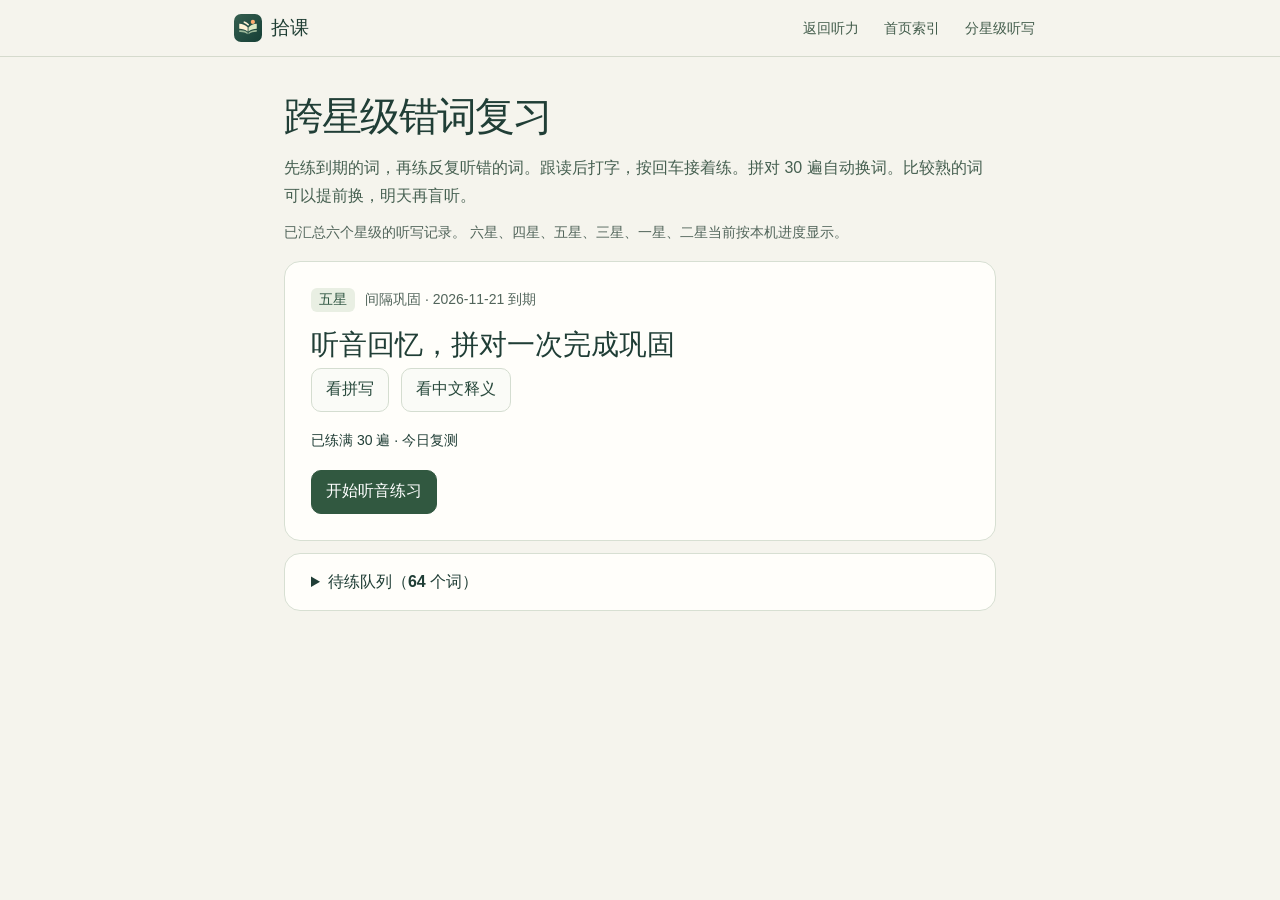
<file: mixed-review.html>
<!doctype html>
<html lang="zh-CN">
<head>
  <meta charset="utf-8">
  <meta name="viewport" content="width=device-width,initial-scale=1">
  <meta name="theme-color" content="#f5f4ed">
  <meta name="referrer" content="no-referrer">
  <title>跨星级错词复习 · 拾课</title>
  <link rel="icon" href="./shike-v1.svg">
  <link rel="stylesheet" href="./style.css">
  <link rel="stylesheet" href="./mixed-review.css">
  <script type="module" src="./mixed-review.js"></script>
  <script>(()=>{async function c(a){if(!a)return"guest";let r=await crypto.subtle.digest("SHA-256",new TextEncoder().encode(a));return"p-"+[...new Uint8Array(r).slice(0,16)].map(n=>n.toString(16).padStart(2,"0")).join("")}var d="ARk2a8Fn7pvuQmRJPLl6A4G9Yd4T05k7AdpzGo_BC8s";var s=new URL(location.href),l=s.searchParams.get("notebook")||s.searchParams.get("book"),o=new URLSearchParams(s.hash.slice(1)).get("journal");if(!o&&l)try{o=sessionStorage.getItem("shike.book."+l)}catch{}if(/^[A-Za-z0-9_-]{43}$/.test(o)&&o!==d){let n=function(e){let t=new URL(e.href);if(!(e.target==="_blank"||t.origin!==s.origin)){if(e.hasAttribute("data-study-section")){let u=e.dataset.studySection||(t.hash==="#"+a?t.searchParams.get("section"):t.hash.slice(1));u&&t.searchParams.set("section",u)}else e.hasAttribute("data-study-tools")&&t.searchParams.set("section","study-tools");t.hash=a,e.href=t.href}},h=function(e){let t=e.target.closest?.(r);t&&n(t)},i=function(){document.querySelectorAll(r).forEach(n),document.querySelector(".markdown-book, .recital, #books")&&c(o).then(e=>{sessionStorage.setItem("shike.book."+e,o);let t=new URL(location.href);t.searchParams.set("notebook",e),history.replaceState(history.state,"",t)}).catch(()=>{})},a=new URLSearchParams({journal:o}).toString(),r="a[data-home], a[data-study-page], a[data-study-tools], a[data-study-section]";for(let e of["pointerdown","click","contextmenu"])document.addEventListener(e,h,!0);document.readyState==="loading"?document.addEventListener("DOMContentLoaded",i,{once:!0}):i()}})();</script>
  <script type="module" src="./focus-timer.js"></script>
</head>
<body>
  <header class="sitebar"><div class="sitebar-inner">
    <a class="sitebrand" data-home href="./">拾课</a>
    <nav class="site-nav" aria-label="学习导航">
      <a data-study-section="dictation-tools" href="./#dictation-tools">返回听力</a>
      <a data-study-tools href="./#study-tools">首页索引</a>
      <a id="mixed-dictation" href="./dictation.html?level=six&amp;view=original">分星级听写</a>
    </nav>
  </div></header>
  <main class="mixed">
    <h1>跨星级错词复习</h1>
    <p class="mixed-intro">先练到期的词，再练反复听错的词。跟读后打字，按回车接着练。拼对 30 遍自动换词。比较熟的词可以提前换，明天再盲听。</p>
    <div class="mixed-loading"><p id="mixed-status" role="status">正在读取各星级的练习记录…</p><button id="mixed-retry" hidden>重新读取</button></div>
    <section id="mixed-card" aria-label="当前错词" hidden>
      <div class="mixed-line"><span id="mixed-level"></span><span id="mixed-reason"></span></div>
      <h2 id="mixed-prompt">听音后，试着写出单词</h2>
      <div class="mixed-spelling">
        <button id="mixed-hint" aria-expanded="false" aria-controls="mixed-word">看拼写</button>
        <button id="mixed-meaning-hint" type="button" aria-expanded="false" aria-controls="mixed-meaning">看中文释义</button>
        <strong id="mixed-word" lang="en" hidden></strong>
      </div>
      <p id="mixed-meaning" hidden></p>
      <div class="mixed-progress">
        <span id="mixed-count"></span><progress id="mixed-progress" max="30" aria-label="已拼对的遍数"></progress>
        <button type="button" id="mixed-familiar" hidden>比较熟了，先换词</button>
      </div>
      <button id="mixed-start" class="mixed-primary">开始听音练习</button>
      <form id="mixed-form" autocomplete="off" hidden>
        <label for="mixed-input">输入听到的单词</label>
        <div class="mixed-inputs"><input id="mixed-input" type="text" lang="en" maxlength="100" spellcheck="false" autocapitalize="none" autocorrect="off" enterkeyhint="done"><button type="submit" id="mixed-submit" class="mixed-primary">提交</button></div>
        <button type="button" id="mixed-replay">再听一次</button>
      </form>
      <p id="mixed-feedback" role="status"></p>
      <button id="mixed-retry-save" hidden>重试保存</button>
      <audio id="mixed-audio" preload="auto"></audio>
    </section>
    <p id="mixed-familiar-status" role="status"></p>
    <details id="mixed-list" hidden>
      <summary id="mixed-total">待练错词</summary>
      <label for="mixed-queue">选择想先练的词</label>
      <select id="mixed-queue"></select>
    </details>
  </main>
</body>
</html>
</file>
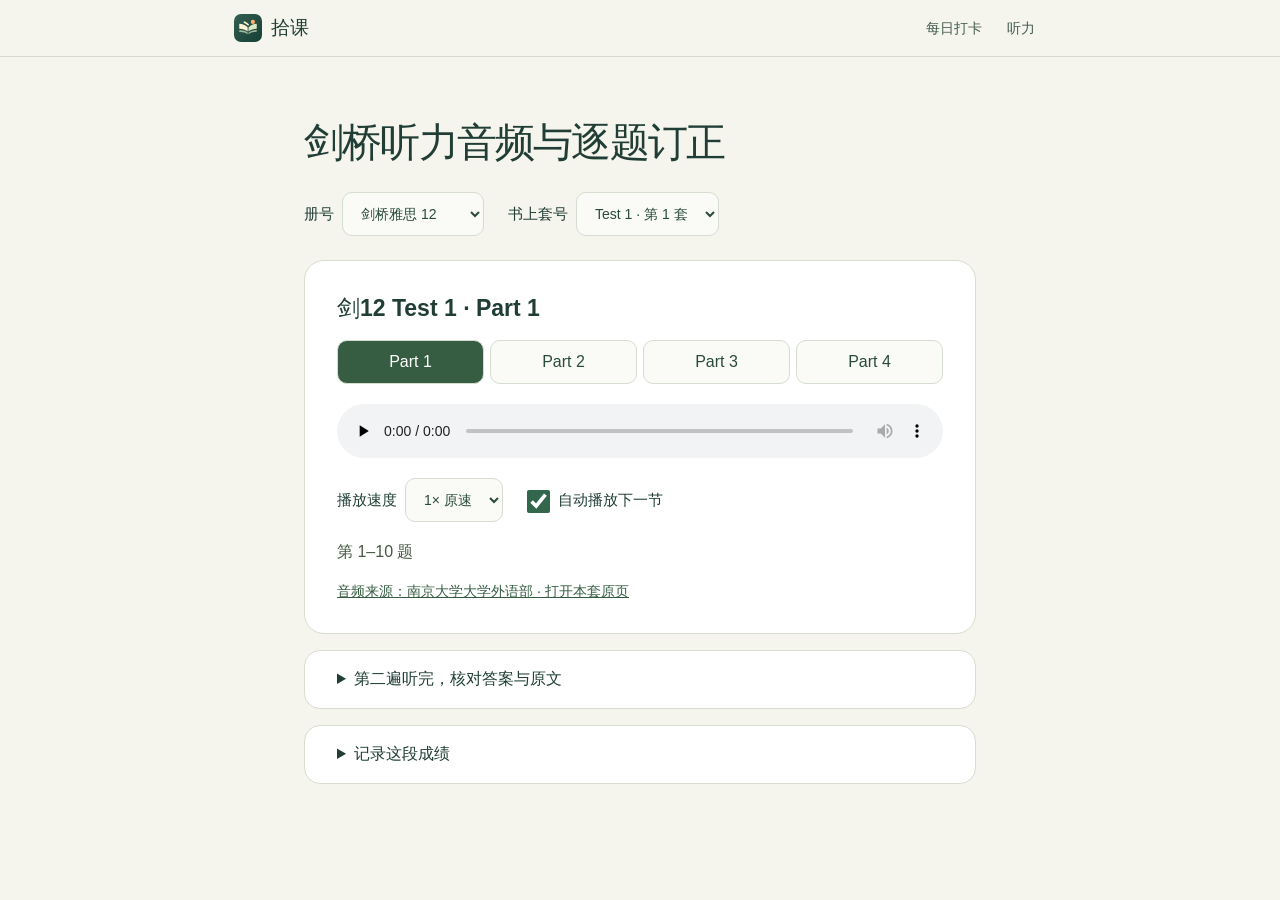
<file: paper-audio.html>
<!doctype html>
<html lang="zh-CN">
<head>
  <meta charset="utf-8">
  <meta name="viewport" content="width=device-width,initial-scale=1">
  <meta name="theme-color" content="#f5f4ed">
  <meta name="referrer" content="no-referrer">
  <title>剑桥听力音频与逐题订正 · 拾课</title>
  <link rel="icon" href="./shike-v1.svg">
  <link rel="stylesheet" href="./style.css">
  <link rel="stylesheet" href="./paper-audio.css">
  <script>(()=>{async function c(a){if(!a)return"guest";let r=await crypto.subtle.digest("SHA-256",new TextEncoder().encode(a));return"p-"+[...new Uint8Array(r).slice(0,16)].map(n=>n.toString(16).padStart(2,"0")).join("")}var d="ARk2a8Fn7pvuQmRJPLl6A4G9Yd4T05k7AdpzGo_BC8s";var s=new URL(location.href),l=s.searchParams.get("notebook")||s.searchParams.get("book"),o=new URLSearchParams(s.hash.slice(1)).get("journal");if(!o&&l)try{o=sessionStorage.getItem("shike.book."+l)}catch{}if(/^[A-Za-z0-9_-]{43}$/.test(o)&&o!==d){let n=function(e){let t=new URL(e.href);if(!(e.target==="_blank"||t.origin!==s.origin)){if(e.hasAttribute("data-study-section")){let u=e.dataset.studySection||(t.hash==="#"+a?t.searchParams.get("section"):t.hash.slice(1));u&&t.searchParams.set("section",u)}else e.hasAttribute("data-study-tools")&&t.searchParams.set("section","study-tools");t.hash=a,e.href=t.href}},h=function(e){let t=e.target.closest?.(r);t&&n(t)},i=function(){document.querySelectorAll(r).forEach(n),document.querySelector(".markdown-book, .recital, #books")&&c(o).then(e=>{sessionStorage.setItem("shike.book."+e,o);let t=new URL(location.href);t.searchParams.set("notebook",e),history.replaceState(history.state,"",t)}).catch(()=>{})},a=new URLSearchParams({journal:o}).toString(),r="a[data-home], a[data-study-page], a[data-study-tools], a[data-study-section]";for(let e of["pointerdown","click","contextmenu"])document.addEventListener(e,h,!0);document.readyState==="loading"?document.addEventListener("DOMContentLoaded",i,{once:!0}):i()}})();</script>
  <script type="module" src="./focus-timer.js"></script>
  <script type="module" src="./paper-audio.js"></script>
  <script type="module" src="./paper-score.js"></script>
</head>
<body>
  <header class="sitebar"><div class="sitebar-inner">
    <a class="sitebrand" href="./" data-home>拾课</a>
    <nav class="site-nav" aria-label="学习导航">
      <a data-study-section="checkin" href="./#checkin">每日打卡</a>
      <a data-study-section="dictation-tools" href="./#dictation-tools">听力</a>
    </nav>
  </div></header>
  <main class="paper-listen">
    <h1>剑桥听力音频与逐题订正</h1>
    <div class="paper-selectors">
      <label>册号<select id="paper-volume">
        <option value="12">剑桥雅思 12</option><option value="13">剑桥雅思 13</option>
        <option value="14">剑桥雅思 14</option><option value="15">剑桥雅思 15</option>
        <option value="16">剑桥雅思 16</option><option value="17">剑桥雅思 17</option>
        <optgroup label="授权平台入口">
          <option value="18">剑桥雅思 18</option><option value="19">剑桥雅思 19</option>
          <option value="20">剑桥雅思 20</option><option value="21">剑桥雅思 21</option>
        </optgroup>
      </select></label>
      <label>书上套号<select id="paper-test"></select></label>
    </div>
    <section class="paper-player" aria-labelledby="paper-title">
      <h2 id="paper-title">选择听力套题</h2>
      <div id="paper-inline">
      <div id="paper-parts" aria-label="选择听力 Part" role="group">
        <button type="button" value="1">Part 1</button><button type="button" value="2">Part 2</button>
        <button type="button" value="3">Part 3</button><button type="button" value="4">Part 4</button>
      </div>
      <audio id="paper-player" controls preload="none" aria-label="听力原音播放控件"></audio>
      <div class="paper-playback">
        <label>播放速度<select id="paper-rate"><option value="0.75">0.75×</option><option value="1" selected>1× 原速</option><option value="1.25">1.25×</option><option value="1.5">1.5×</option></select></label>
        <label><input id="paper-continuous" type="checkbox" checked>自动播放下一节</label>
      </div>
      </div>
      <p role="status" id="paper-status"></p>
      <a id="paper-source" target="_blank" rel="noopener noreferrer">在来源页打开本套音频</a>
    </section>
    <details id="paper-review" class="paper-review" hidden>
      <summary>第二遍听完，核对答案与原文</summary>
      <p id="paper-review-status" role="status"></p>
      <div id="paper-questions" class="paper-questions" role="group" aria-label="选择要核对的题号"></div>
      <section id="paper-solution" aria-labelledby="paper-question-title" hidden>
        <h2 id="paper-question-title"></h2>
        <p>参考答案　<strong id="paper-answer"></strong></p>
        <p id="paper-pair" hidden></p>
        <h3 id="paper-lines-heading">录音原文</h3>
        <p id="paper-lines-status" role="status"></p>
        <label id="paper-pick-label" hidden>选择原句 <select id="paper-pick"></select></label>
        <div id="paper-lines"></div>
        <button type="button" id="paper-replay" hidden>重听定位片段</button>
        <span id="paper-clip-status" role="status"></span>
        <details id="paper-transcript">
          <summary>查看新东方来源页</summary>
          <p id="paper-transcript-position"></p>
          <a id="paper-guide" target="_blank" rel="noopener noreferrer">在新标签页打开新东方原文</a>
          <div id="paper-transcript-frame"></div>
        </details>
      </section>
    </details>
    <details id="paper-score" class="paper-review" hidden>
      <summary>记录这段成绩</summary>
      <form id="paper-score-form" hidden>
        <fieldset id="paper-score-fields">
          <label>练习日期<select id="paper-score-date"></select></label>
          <label id="paper-score-custom-label" hidden>选择日期<input type="date" id="paper-score-custom"></label>
          <div class="paper-score-counts">
            <label>首听答对（共 10 题）<input type="number" min="0" max="10" step="1" inputmode="numeric" id="paper-score-first" placeholder="未记录"></label>
            <label>第二遍答对（看答案前）<input type="number" min="0" max="10" step="1" inputmode="numeric" id="paper-score-second" placeholder="未记录"></label>
          </div>
          <details id="paper-score-extra">
            <summary>补充首听错题号和错因（选填）</summary>
            <p>点选已查清的首听错题号。</p>
            <div id="paper-score-wrong" class="paper-questions" role="group" aria-label="首听错题号"></div>
            <label>错在哪里<textarea id="paper-score-cause" rows="2" maxlength="500" placeholder="例如，第 3 题听到了单词，但漏写复数。"></textarea></label>
          </details>
          <button type="submit" id="paper-score-save">保存成绩</button>
        </fieldset>
      </form>
      <p id="paper-score-status" role="status"></p>
      <button type="button" id="paper-score-reload" hidden>重新读取</button>
    </details>
  </main>
</body>
</html>
</file>
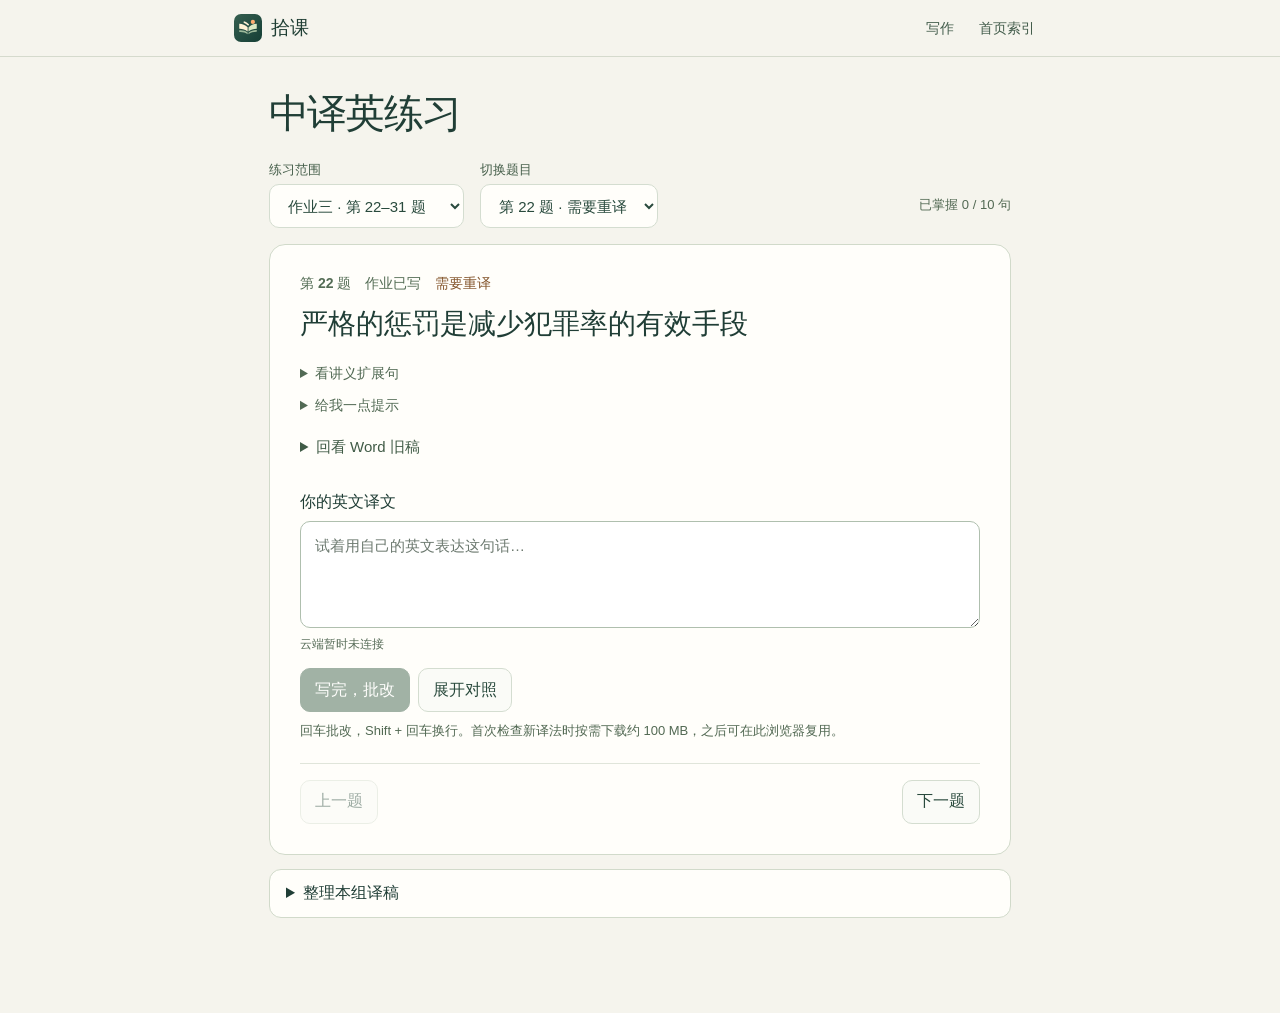
<file: translation.html>
<!doctype html>
<html lang="zh-CN">
<head>
  <meta charset="utf-8">
  <meta name="viewport" content="width=device-width,initial-scale=1">
  <meta name="theme-color" content="#f5f4ed">
  <meta name="referrer" content="no-referrer">
  <title>中译英练习 · 拾课</title>
  <link rel="icon" href="./shike-v1.svg">
  <link rel="stylesheet" href="./style.css">
  <link rel="stylesheet" href="./translation.css">
  <script type="module" src="./translation.js"></script>
  <script>(()=>{async function c(a){if(!a)return"guest";let r=await crypto.subtle.digest("SHA-256",new TextEncoder().encode(a));return"p-"+[...new Uint8Array(r).slice(0,16)].map(n=>n.toString(16).padStart(2,"0")).join("")}var d="ARk2a8Fn7pvuQmRJPLl6A4G9Yd4T05k7AdpzGo_BC8s";var s=new URL(location.href),l=s.searchParams.get("notebook")||s.searchParams.get("book"),o=new URLSearchParams(s.hash.slice(1)).get("journal");if(!o&&l)try{o=sessionStorage.getItem("shike.book."+l)}catch{}if(/^[A-Za-z0-9_-]{43}$/.test(o)&&o!==d){let n=function(e){let t=new URL(e.href);if(!(e.target==="_blank"||t.origin!==s.origin)){if(e.hasAttribute("data-study-section")){let u=e.dataset.studySection||(t.hash==="#"+a?t.searchParams.get("section"):t.hash.slice(1));u&&t.searchParams.set("section",u)}else e.hasAttribute("data-study-tools")&&t.searchParams.set("section","study-tools");t.hash=a,e.href=t.href}},h=function(e){let t=e.target.closest?.(r);t&&n(t)},i=function(){document.querySelectorAll(r).forEach(n),document.querySelector(".markdown-book, .recital, #books")&&c(o).then(e=>{sessionStorage.setItem("shike.book."+e,o);let t=new URL(location.href);t.searchParams.set("notebook",e),history.replaceState(history.state,"",t)}).catch(()=>{})},a=new URLSearchParams({journal:o}).toString(),r="a[data-home], a[data-study-page], a[data-study-tools], a[data-study-section]";for(let e of["pointerdown","click","contextmenu"])document.addEventListener(e,h,!0);document.readyState==="loading"?document.addEventListener("DOMContentLoaded",i,{once:!0}):i()}})();</script>
  <script type="module" src="./focus-timer.js"></script>
</head>
<body>
  <header class="sitebar"><div class="sitebar-inner">
    <a class="sitebrand" href="./" data-home>拾课</a>
    <nav class="site-nav" aria-label="学习导航">
      <a data-study-section="writing-tools" href="./#writing-tools">写作</a>
      <a data-study-tools href="./#study-tools">首页索引</a>
    </nav>
  </div></header>
  <main class="translation">
    <h1>中译英练习</h1>
    <div class="tr-tools">
      <label>练习范围<select id="tr-range"></select></label>
      <label>切换题目<select id="tr-select"></select></label>
      <p id="tr-count"></p>
    </div>
    <section id="tr-card" aria-labelledby="tr-prompt" hidden>
      <div class="tr-meta"><span id="tr-number"></span><span id="tr-written"></span><span id="tr-mark"></span></div>
      <h2 id="tr-prompt" tabindex="-1"></h2>
      <details id="tr-extended"><summary>看讲义扩展句</summary><p></p></details>
      <details id="tr-hint"><summary>给我一点提示</summary><p></p></details>
      <details id="tr-archive" hidden><summary>回看作业记录</summary><div id="tr-sources"></div></details>
      <label class="tr-label" for="tr-input">你的英文译文</label>
      <textarea id="tr-input" lang="en" rows="3" placeholder="试着用自己的英文表达这句话…" autocomplete="off" spellcheck="true" maxlength="1200"></textarea>
      <p id="tr-save" role="status"></p>
      <div class="tr-actions">
        <button id="tr-submit" class="tr-primary" type="button" disabled>写完，批改</button>
        <button id="tr-reveal" type="button" aria-controls="tr-compare" aria-expanded="false">展开对照</button>
      </div>
      <p class="tr-key">回车批改，Shift + 回车换行。首次检查新译法时按需下载约 100 MB，之后可在此浏览器复用。</p>
      <p id="tr-grading" role="status"></p>
      <section id="tr-feedback" aria-labelledby="tr-feedback-title" hidden>
        <h3 id="tr-feedback-title"></h3>
        <p id="tr-feedback-text"></p>
        <ul id="tr-issues"></ul>
      </section>
      <section id="tr-compare" aria-labelledby="tr-compare-title" hidden>
        <h3 id="tr-compare-title">译文对照</h3>
        <div id="tr-examples"></div>
        <p class="tr-cue">也可以根据对照结果自行标记。</p>
        <div class="tr-actions">
          <button id="tr-retry" type="button">需要重译</button>
          <button id="tr-learned" class="tr-primary" type="button">已掌握</button>
        </div>
      </section>
      <nav class="tr-pager" aria-label="翻题">
        <button id="tr-prev" type="button">上一题</button>
        <button id="tr-next" type="button">下一题</button>
      </nav>
    </section>
    <section id="tr-empty" hidden><h2>目前没有需要重译的句子</h2><p>批改发现问题或自己标记过的句子，会收进这里。</p><button id="tr-resume" type="button">返回练习</button></section>
    <p id="tr-notice" role="status" aria-live="polite"></p>
    <details id="tr-report" hidden>
      <summary>整理本组译稿</summary>
      <label for="tr-report-text">本组的中文题目和你在网页写的译文</label>
      <textarea id="tr-report-text" rows="8" readonly></textarea>
      <button id="tr-copy" type="button">复制本组译稿</button>
      <span id="tr-copy-status" role="status"></span>
    </details>
    <noscript>请打开浏览器的 JavaScript 以进行逐句练习。</noscript>
  </main>
</body>
</html>
</file>
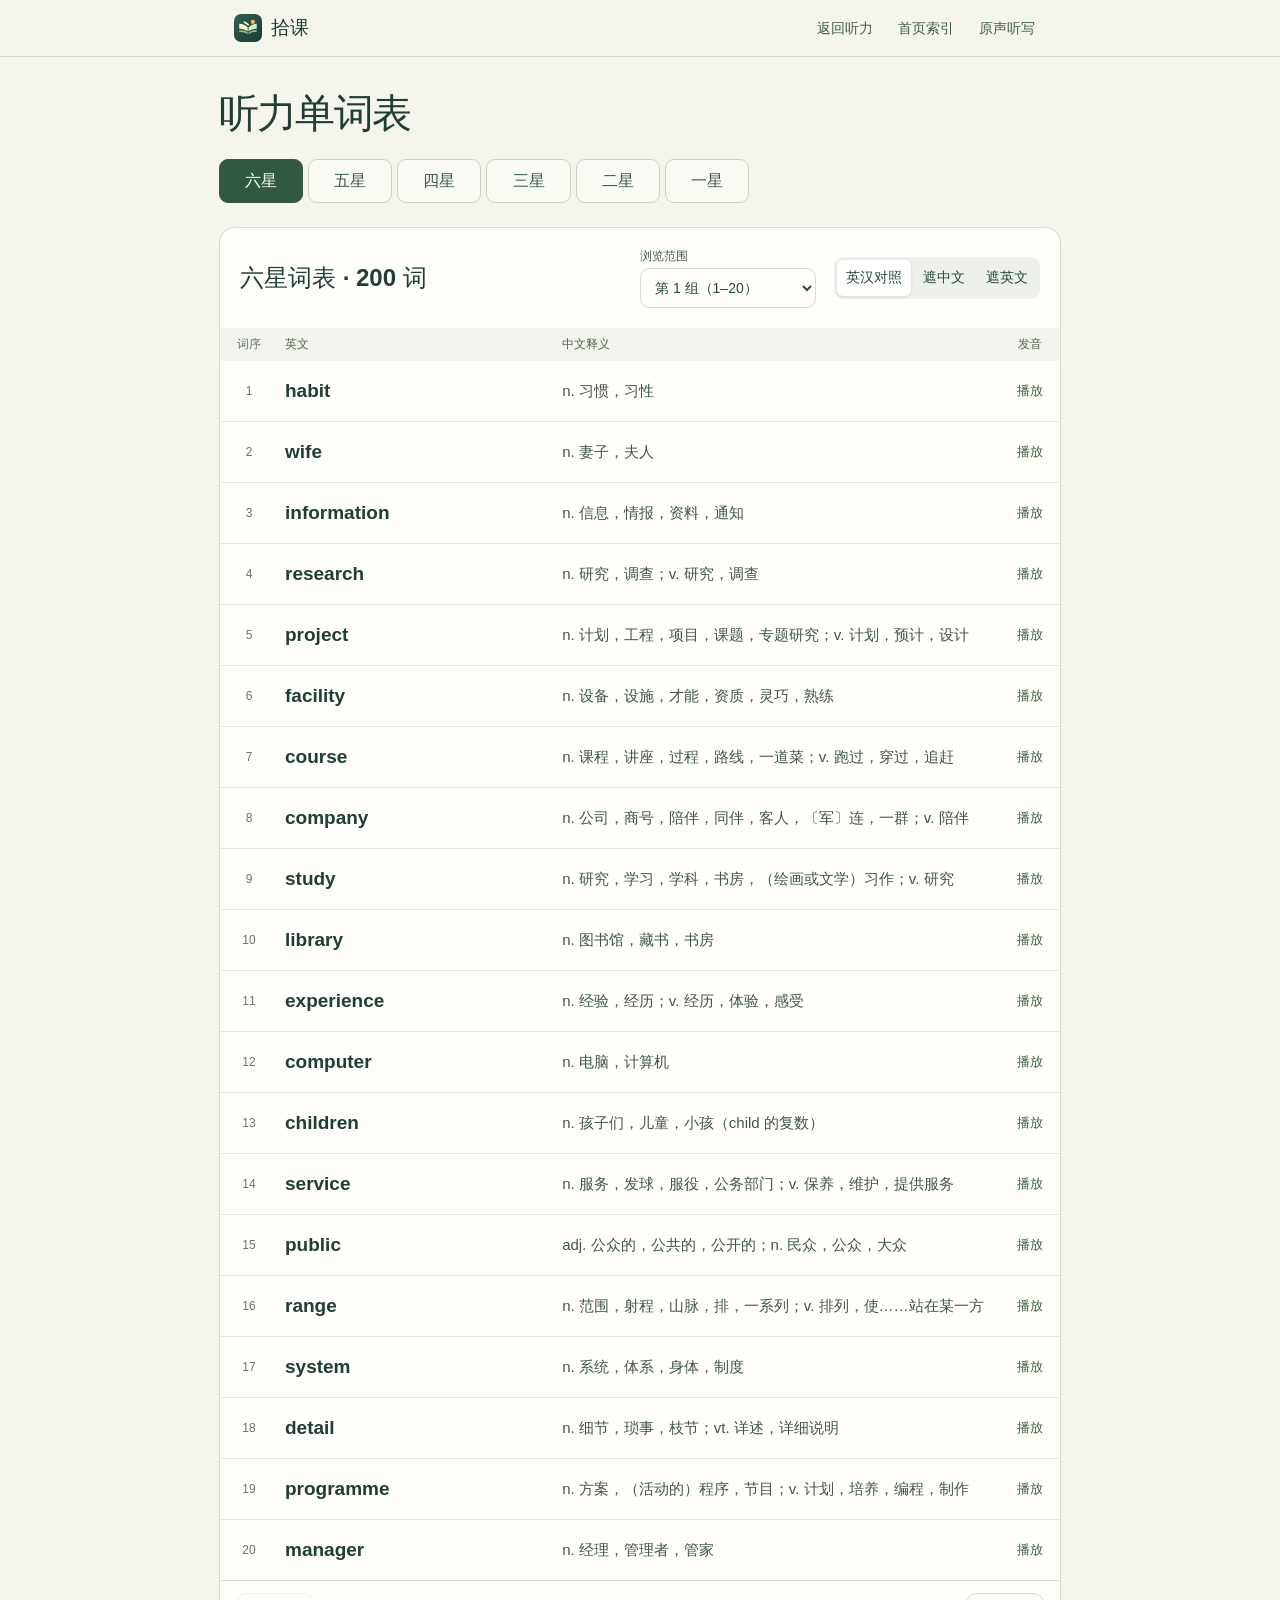
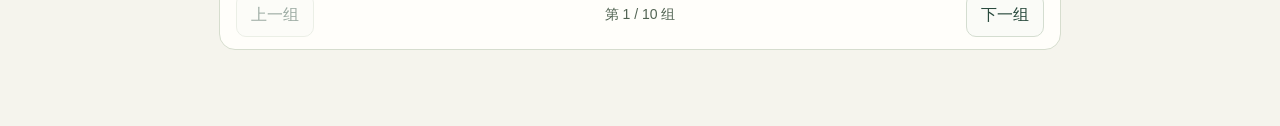
<file: vocabulary.html>
<!doctype html>
<html lang="zh-CN">
<head>
  <meta charset="utf-8">
  <meta name="viewport" content="width=device-width,initial-scale=1">
  <meta name="theme-color" content="#f5f4ed">
  <meta name="referrer" content="no-referrer">
  <title>听力单词表 · 拾课</title>
  <link rel="icon" href="./shike-v1.svg">
  <link rel="stylesheet" href="./style.css">
  <link rel="stylesheet" href="./vocabulary.css">
  <script type="module" src="./vocabulary.js"></script>
  <script>(()=>{async function c(a){if(!a)return"guest";let r=await crypto.subtle.digest("SHA-256",new TextEncoder().encode(a));return"p-"+[...new Uint8Array(r).slice(0,16)].map(n=>n.toString(16).padStart(2,"0")).join("")}var d="ARk2a8Fn7pvuQmRJPLl6A4G9Yd4T05k7AdpzGo_BC8s";var s=new URL(location.href),l=s.searchParams.get("notebook")||s.searchParams.get("book"),o=new URLSearchParams(s.hash.slice(1)).get("journal");if(!o&&l)try{o=sessionStorage.getItem("shike.book."+l)}catch{}if(/^[A-Za-z0-9_-]{43}$/.test(o)&&o!==d){let n=function(e){let t=new URL(e.href);if(!(e.target==="_blank"||t.origin!==s.origin)){if(e.hasAttribute("data-study-section")){let u=e.dataset.studySection||(t.hash==="#"+a?t.searchParams.get("section"):t.hash.slice(1));u&&t.searchParams.set("section",u)}else e.hasAttribute("data-study-tools")&&t.searchParams.set("section","study-tools");t.hash=a,e.href=t.href}},h=function(e){let t=e.target.closest?.(r);t&&n(t)},i=function(){document.querySelectorAll(r).forEach(n),document.querySelector(".markdown-book, .recital, #books")&&c(o).then(e=>{sessionStorage.setItem("shike.book."+e,o);let t=new URL(location.href);t.searchParams.set("notebook",e),history.replaceState(history.state,"",t)}).catch(()=>{})},a=new URLSearchParams({journal:o}).toString(),r="a[data-home], a[data-study-page], a[data-study-tools], a[data-study-section]";for(let e of["pointerdown","click","contextmenu"])document.addEventListener(e,h,!0);document.readyState==="loading"?document.addEventListener("DOMContentLoaded",i,{once:!0}):i()}})();</script>
  <script type="module" src="./focus-timer.js"></script>
</head>
<body>
  <header class="sitebar"><div class="sitebar-inner">
    <a class="sitebrand" href="./" data-home>拾课</a>
    <nav class="site-nav" aria-label="学习导航">
      <a data-study-section="dictation-tools" href="./#dictation-tools">返回听力</a>
      <a data-study-tools href="./#study-tools">首页索引</a>
      <a id="vocab-dictation" href="./dictation.html?level=six&amp;view=original">原声听写</a>
    </nav>
  </div></header>
  <main class="vocabulary">
    <h1>听力单词表</h1>
    <nav id="vocab-levels" aria-label="选择词表星级">
      <a data-level="six" href="?level=six&amp;group=1">六星</a>
      <a data-level="five" href="?level=five&amp;group=1">五星</a>
      <a data-level="four" href="?level=four&amp;group=1">四星</a>
      <a data-level="three" href="?level=three&amp;group=1">三星</a>
      <a data-level="two" href="?level=two&amp;group=1">二星</a>
      <a data-level="one" href="?level=one&amp;group=1">一星</a>
    </nav>
    <div class="vocab-book">
      <div class="vocab-tools">
        <h2 id="vocab-heading">六星词表</h2>
        <label class="vocab-range">浏览范围<select id="vocab-group" disabled></select></label>
        <div id="vocab-modes" role="group" aria-label="显示方式">
          <button type="button" data-mode="both" aria-pressed="true">英汉对照</button>
          <button type="button" data-mode="hide-meaning" aria-pressed="false">遮中文</button>
          <button type="button" data-mode="hide-word" aria-pressed="false">遮英文</button>
        </div>
      </div>
      <p id="vocab-status" role="status">正在打开词表…</p>
      <button id="vocab-retry" type="button" hidden>重新读取词表</button>
      <table id="vocab-table" aria-labelledby="vocab-heading" hidden>
        <colgroup><col class="vocab-id-col"><col class="vocab-word-col"><col><col class="vocab-audio-col"></colgroup>
        <thead><tr><th scope="col">词序</th><th scope="col">英文</th><th scope="col">中文释义</th><th scope="col">发音</th></tr></thead>
        <tbody id="vocab-rows"></tbody>
      </table>
      <nav id="vocab-pager" aria-label="翻组" hidden>
        <button id="vocab-prev" type="button">上一组</button><span id="vocab-page"></span><button id="vocab-next" type="button">下一组</button>
      </nav>
    </div>
  </main>
  <audio id="vocab-audio" preload="none"></audio>
</body>
</html>
</file>
<file: style.css>
:root{font-family:-apple-system,BlinkMacSystemFont,"PingFang SC","Microsoft YaHei",sans-serif;color:#203e36;background:#f5f4ed;font-synthesis:none}*{box-sizing:border-box}body{margin:0}main{max-width:780px;margin:auto;padding:26px 24px 50px}header{display:flex;justify-content:space-between;align-items:center;padding-bottom:24px;border-bottom:1px solid #d9e0d4}.brand{font-weight:750;letter-spacing:.04em}.private{font-size:12px;border:1px solid #c5d4c4;border-radius:30px;padding:5px 11px;color:#557365}.intro{padding:40px 0 26px}.eyebrow{font-size:11px;font-weight:700;letter-spacing:.11em;color:#6e8374;margin:0 0 9px}h1{font-size:40px;letter-spacing:-.045em;font-weight:750;margin:0 0 14px}h2{font-size:23px;font-weight:700;margin:0}p{line-height:1.75}.intro>p:last-child{font-size:15px;color:#6c786f;margin:0}.summary{display:grid;grid-template-columns:1fr 1fr 1fr;gap:15px;padding:22px 0 28px}.summary>div{border-left:2px solid #d5dfcc;padding-left:16px}.summary strong{font-size:29px;display:block;font-weight:600}.summary small{font-size:14px;color:#748071}.summary span{font-size:12px;color:#6e786c}nav{display:flex;gap:8px;padding:12px 0 20px}button,select{font:inherit;border:1px solid #d4ddd0;background:#fafbf7;color:#294a3d;border-radius:10px;padding:10px 14px;cursor:pointer;min-height:44px}select{flex:1;min-width:0;font-size:14px}button:disabled{opacity:.45;cursor:default}.day{background:#fff;border:1px solid #e2e7dc;border-radius:22px;padding:26px}.daytop{display:flex;align-items:center;justify-content:space-between;gap:10px}.count{font-size:14px;background:#edf3e8;border-radius:25px;padding:8px 14px;white-space:nowrap}.note{font-size:14px;color:#627461;border-left:3px solid #b8c9a8;padding-left:13px;margin:23px 0}.time{font-size:12px;color:#7b8579;margin-bottom:8px}.track{height:4px;background:#eef0e9;border-radius:5px;overflow:hidden}.track>div{height:100%;background:#658d58;transition:width .2s}ul{list-style:none;margin:12px 0 0;padding:0}li{border-bottom:1px solid #edf0e8}li:last-child{border-bottom:0}li label{display:flex;gap:15px;padding:19px 0;font-size:15px;line-height:1.8;cursor:pointer}input[type=checkbox]{width:23px;height:23px;flex:0 0 23px;accent-color:#32664d;margin:3px 0 0}li small{display:block;color:#87917f;font-size:12px;margin-top:7px}.done>span{color:#83917e}.done>span::first-line{text-decoration:line-through}.bbc{background:#e9efe3;border:1px solid #d4e0cc;border-radius:22px;padding:26px;margin-top:20px}.bbc-top{display:flex;gap:14px;align-items:center}.headphones{font-size:32px;color:#65804e}.bbc h2{font-size:22px}.bbc>p{font-size:14px;color:#596d51}.listen{display:inline-block;color:#fff;background:#365d42;text-decoration:none;padding:12px 18px;border-radius:12px;font-size:14px;font-weight:600}.bbc .hint{font-size:12px;color:#78876f}.listen-check{display:flex;gap:13px;align-items:center;border-top:1px solid #cddcc3;padding-top:18px;margin-top:19px;font-size:15px}.rest{color:#76816f;font-size:15px;margin-top:24px}footer{padding:24px 5px;font-size:12px;color:#7d8875}footer>p[role=status]{color:#3b6a48;font-weight:600;font-size:13px}.warning{color:#9d5628!important}.actions{display:flex;gap:10px;margin:14px 0}footer button{font-size:12px;padding:8px 14px}button:focus-visible,a:focus-visible,select:focus-visible,input:focus-visible{outline:3px solid #9cae72;outline-offset:3px}@media(max-width:520px){main{padding:20px 16px 32px}.intro{padding-top:30px}h1{font-size:32px}.day,.bbc{padding:20px}.summary{gap:8px}.summary>div{padding-left:11px}.summary strong{font-size:25px}nav{gap:5px}nav button{padding:9px 11px}select{padding:9px 7px;font-size:13px}h2{font-size:21px}.bbc h2{font-size:20px}li label{font-size:14px}.count{font-size:12px;padding:7px 10px}}

.podcast-player{display:block;border:0;border-radius:14px;max-width:100%;margin:16px 0;background:#fff}.listen{cursor:pointer}
@media(max-width:400px){main{padding-left:12px;padding-right:12px}.bbc{padding-left:12px;padding-right:12px}.podcast-player{width:calc(100% + 24px);max-width:none;margin-left:-12px;margin-right:-12px;border-radius:0}}

/* Apple's narrow embed displays a single landscape episode card. */
.bbc{container-type:inline-size}
@container (max-width:424px){.podcast-player{height:auto;aspect-ratio:16/9}}

.episode-label{display:block;font-size:14px;font-weight:650;margin:18px 0 6px}
#bbc-episode{width:100%;background:#fff}
.bbc-steps,.bbc-languages{display:grid;gap:4px}
.bbc-steps{grid-template-columns:repeat(3,minmax(0,1fr));margin:16px 0 6px}
.bbc-steps button,.bbc-languages button{padding:8px 3px;font-size:14px;line-height:1.35}
.bbc-steps button[aria-pressed=true]{background:#365d42;border-color:#365d42;color:white}
.bbc-languages{grid-template-columns:repeat(4,minmax(0,1fr));max-width:360px;margin-bottom:14px}
.bbc-languages button[aria-pressed=true]{background:#d4e4cf;border:2px solid #426747;font-weight:650}
#bbc-instruction{margin:12px 0}
.bbc-video,.bbc-episode-player{display:block;width:100%;border:0;border-radius:12px;margin:12px 0}
.bbc-video{aspect-ratio:16/9;min-height:200px;background:#17231d}
.bbc-episode-player{height:175px}
#player audio{display:block;width:100%;margin:12px 0}
.bbc-controls{display:flex;flex-wrap:wrap;align-items:center;gap:6px}
.bbc-controls button{font-size:14px}
.bbc-guide{background:#fafbf7;border:1px solid #d2ddcc;border-radius:12px;margin-top:16px;padding:16px}
.bbc-guide h3{font-size:17px;margin:0}
.bbc-guide h3 small{font-size:12px;font-weight:400;color:#536751;margin-left:5px}
.bbc-guide p{font-size:15px;line-height:1.6;margin:12px 0}
.bbc-guide span{display:block}
.bbc-guide span+span{margin-top:3px;color:#4d654c}
.bbc-reading{border-top:1px solid #cddcc3;margin-top:18px;padding-top:16px}
.bbc-reading h3{font-size:16px;margin:0 0 8px}
.bbc-reading a{color:#275b37;font-weight:600;text-underline-offset:3px}
.bbc-reading .hint{margin:6px 0 12px}
.bbc-reading summary{cursor:pointer;padding:10px 0;font-size:14px}
.bbc-reading label,.bbc-reading input{display:block;font-size:14px;max-width:100%;margin-bottom:6px}
#bbc-pdf-view iframe{width:100%;height:clamp(340px,60vh,640px);border:1px solid #c5d4bd;border-radius:8px}
.bbc-guide-line{padding:10px 12px;border-left:3px solid transparent;border-bottom:1px solid #e0e6da}
.bbc-guide-line[aria-current=true],.bbc-cue[aria-current=true]{border-left-color:#32664d;background:#e3eddf}
.bbc-page-jump{font-size:13px;font-weight:650;padding:4px 9px;margin:0 0 5px;font-variant-numeric:tabular-nums}
#bbc-timeline-info{color:#405a43;min-height:1.6em}
#bbc-cues-panel summary{padding:12px 0;cursor:pointer;font-size:14px}
#bbc-cues-label,#bbc-cues-file{display:block;font-size:14px;max-width:100%;margin-bottom:6px}
#bbc-cues-list{max-height:19rem;overflow-y:auto;overscroll-behavior:contain}
.bbc-cue{width:100%;display:grid;grid-template-columns:3.1em 1fr;align-items:baseline;gap:6px;text-align:left;border:0;border-left:3px solid transparent;border-radius:4px;padding:8px;margin:2px 0}
.bbc-cue-time{font-variant-numeric:tabular-nums;font-size:12px;color:#476743}
.bbc-cue .bbc-cue-text{color:#203e36;margin:0;white-space:pre-line;overflow-wrap:anywhere}
#bbc-follow-label{display:flex;align-items:center;gap:8px;min-height:44px}
#bbc-follow-label[hidden]{display:none}
@media(max-width:400px){
  .bbc-steps button{font-size:13px}
  .bbc-episode-player,.bbc-video{width:calc(100% + 24px);margin-left:-12px;border-radius:0}
}

[hidden]{display:none!important}
.account{max-width:780px;margin:0 auto;padding:24px}.account h1{font-size:26px}
.account form{display:flex;flex-wrap:wrap;gap:8px;align-items:center}
.account input,#backup-file{max-width:100%;padding:10px;font:inherit}
#day-details details,#import-panel{padding:14px 0}summary{cursor:pointer}
#day-details p{line-height:1.55}#import-panel input{display:block}

#local-entry label{display:block;margin:12px 0 4px}
#local-entry input{min-width:0;width:100%}
#local-status:empty{display:none}
#connect-panel{margin:12px 0}
#connect-panel summary{font-weight:600;padding:8px 0;color:#335f46}

.recital{max-width:760px}
.recital a{color:#315f48;text-underline-offset:3px}
.recital .intro{padding-bottom:18px}
.recital .intro p{max-width:64ch}
.recite-modes{display:flex;flex-wrap:wrap;gap:8px}
.recital ol{list-style:none;counter-reset:question;margin:20px 0;padding:0}
.recital li{counter-increment:question;display:grid;grid-template-columns:2em 1fr;column-gap:10px;padding:22px 20px;margin-bottom:12px;background:#fff;border:1px solid #d9e0d4;border-radius:14px}
.recital li::before{content:counter(question, decimal-leading-zero);font:600 14px/1.8 system-ui;color:#607448}
.recital h2{font-size:21px;line-height:1.35}
.recital details{grid-column:2;min-width:0;margin-top:8px}
.recital summary{padding:8px 0;color:#386047;font-size:14px}
.recital details p[lang=en]{font-size:18px;line-height:1.65;margin:5px 0 10px}
.recital .cue{font-size:14px;color:#526450;margin:0}
.recital .hint[open]{padding:0 12px 10px;border-left:3px solid #92a581;background:#f3f6ef}
.recital .cue strong{display:inline-block;color:#294b3c;margin-bottom:4px}
.recital .starters{font-size:14px;color:#38523e;margin:8px 0 0}
@media(max-width:520px){.recital li{padding:16px 12px;column-gap:6px;grid-template-columns:1.6em 1fr}.recital h2{font-size:19px}.recital details p[lang=en]{font-size:17px}}

/* Shared study navigation */
.sitebar{position:sticky;top:0;z-index:5;display:block;padding:0;background:#f5f4ed;border-bottom:1px solid #d5dacd}
.sitebar-inner{max-width:860px;margin:auto;display:flex;align-items:center;justify-content:space-between;gap:18px;padding:0 24px}
.sitebrand{display:inline-flex;flex:none;align-items:center;gap:9px;color:#203f35;text-decoration:none;font-weight:750;font-size:19px}
.sitebrand::before{content:"";width:28px;height:28px;background:url("./shike-v1.svg") center/cover;border-radius:7px}
.site-nav{display:flex;align-items:center;gap:3px;margin:0;padding:6px 0}
.site-nav a{padding:10px 11px;color:#435d4c;text-decoration:none;font-size:14px;line-height:24px;border-radius:8px;white-space:nowrap}
.site-nav a[aria-current=page],.site-nav a:hover{background:#e1e8db;color:#1f442f}
#checkin,#bbc,#study-tools,.subject-page,#material-links,#backup-tools{scroll-margin-top:72px}
.study-hub,.learning-shell{max-width:860px;margin:auto;padding:30px 24px 48px}
.study-hub h1,.learning-shell h1{font-size:clamp(30px,5vw,40px);margin-bottom:20px}
[data-hub-view]{display:none}
html[data-hub="home"] [data-hub-view="home"],
html[data-hub="listening"] [data-hub-view="listening"],
html[data-hub="speaking"] [data-hub-view="speaking"],
html[data-hub="writing"] [data-hub-view="writing"],
html[data-hub="handouts"] [data-hub-view="handouts"],
html[data-hub="course"] [data-hub-view="course"],
html[data-hub="settings"] [data-hub-view="settings"]{display:block}
@media(prefers-reduced-motion:no-preference){
  .hub-enter{animation:hub-enter 140ms ease-out}
  @keyframes hub-enter{from{opacity:.75;transform:translateY(3px)}}
}
.study-directory{margin:23px 0}
.study-directory>h2{font-size:18px}
.category-shortcuts{display:grid;grid-template-columns:repeat(6,minmax(0,1fr));gap:6px;padding:10px 0 0}
.category-shortcuts a,.back-to-index{display:flex;align-items:center;min-height:44px;color:#345440;text-decoration:none}
.category-shortcuts a{justify-content:space-between;gap:4px;padding:10px 13px;border:1px solid #ccd6c8;border-radius:9px;background:#fffefa;font-weight:650;font-size:15px}
.category-shortcuts a::after,.back-to-index::before,.tool-list a::after{content:"";width:6px;height:6px;flex:none;border:solid #758c78;border-width:1.5px 1.5px 0 0;transform:rotate(45deg)}
.category-shortcuts a:hover,.tool-list a:hover{background:#eff4e9;color:#1f4e35}
.category-shortcuts small{display:block;color:#526b59;font-size:12px;font-weight:500;line-height:1.35}
.back-to-index{gap:7px;width:fit-content;margin:0 0 5px;font-size:14px}
.back-to-index::before{transform:rotate(-135deg)}
.back-to-index:hover{text-decoration:underline;text-underline-offset:3px}
.tool-panel,.tool-list,.settings-options,#backup-tools{background:#fffefa;border:1px solid #d1daca;border-radius:14px}
.tool-panel,.settings-options,#backup-tools{padding:20px}
.tool-panel h2,#backup-tools h2{font-size:20px;margin:0}
.listening-start{display:flex;align-items:center;flex-wrap:wrap;gap:10px 18px;margin-bottom:16px}
.wordlist-entry{display:inline-flex;align-items:center;min-height:44px;padding:8px 15px;border-radius:8px;background:#254d3e;color:white;text-decoration:none;font-weight:700}
.wordlist-entry:hover{text-decoration:underline;text-underline-offset:3px}
.level-picker{display:flex;width:fit-content;align-items:center;gap:9px;margin:0;color:#435e4b;font-size:15px}
.level-picker select{flex:none;background:white}
.listening-groups{display:grid;grid-template-columns:repeat(3,minmax(0,1fr));gap:16px 18px}
.tool-group{min-width:0;border-top:1px solid #dbe3d6;padding-top:12px}
.tool-group h2{margin:0 0 6px;color:#536b54;font-size:15px}
.tool-group a{display:flex;align-items:center;min-height:44px;padding:5px 4px;color:#345741;font-size:15px;line-height:1.45;text-decoration:none}
.tool-group a.primary-tool{padding:8px 10px;border-radius:8px;background:#e5efde;color:#234b32;font-weight:700}
.tool-group a:hover{color:#1e512e;text-decoration:underline;text-underline-offset:4px}
.tool-group a.primary-tool:hover{background:#d7e6ce}
#study-link-status,#preload-status{font-size:14px;color:#536751;margin:8px 0}
#study-link-status:empty{display:none}
.tool-list{overflow:hidden}
.tool-list a{display:block;position:relative;min-height:46px;padding:15px 38px 15px 18px;color:#31523d;text-decoration:none;font-size:16px;line-height:1.5}
.tool-list a:focus-visible{outline-offset:-3px}
.tool-list a+a{border-top:1px solid #e2e8dc}
.tool-list a::after{position:absolute;right:17px;top:calc(50% - 3px)}
.tool-list strong,.tool-list span{display:block}
.tool-list span,.handout-shelf p{margin:3px 0 0;color:#5d6e5e;font-size:14px}
.handout-shelf,.settings-options{display:grid;grid-template-columns:repeat(2,minmax(0,1fr));gap:14px}
.handout-shelf .tool-list{margin-top:15px;border:0;border-top:1px solid #dbe3d6;border-radius:0}
.handout-shelf .tool-list a{padding-left:0}
.handout-shelf .tool-list a::after{right:5px}
.material-download h2{color:#304f3b;font-size:18px}
.material-download button{font-size:14px;background:#fff}
#preload-progress{width:100%;height:8px;accent-color:#365d42;margin-top:8px}
#backup-tools{margin-top:14px;color:#405a47;font-size:14px}
.progress-history{margin-top:10px;color:#526b5c;font-size:14px}
.progress-history summary{padding:10px 0}
.evening-entry{display:flex;align-items:center;justify-content:space-between;gap:22px;padding:22px 24px;margin-bottom:14px;color:#fff8e7;background:#254d3e;border-radius:16px}
.evening-entry h2{font-size:clamp(18px,2.5vw,23px);line-height:1.5;overflow-wrap:anywhere}
.evening-entry p{margin:0;color:#dbe8db;font-size:14px}
.evening-entry #focus-date{margin-bottom:5px}
.evening-entry #focus-meta:not(:empty){margin-top:5px;font-variant-numeric:tabular-nums}
.evening-actions{display:flex;flex-shrink:0;flex-direction:column;align-items:center;gap:6px}
.evening-actions button{color:#244936;background:#f5f6e9;border:0;font-weight:700}
.evening-actions a{display:inline-flex;align-items:center;min-height:40px;color:#fff8ed;font-size:14px;text-underline-offset:3px}
#tasks button[data-focus-task]{margin:0 8px 10px 38px;padding:5px 12px;min-height:40px;color:#255441;border-color:#b4c9b4;font-size:14px}
#tasks li:has([data-focus-task]) label{padding-bottom:5px}
#tasks button[data-focus-task]+.task-resource{margin-left:0}
.material-settings{margin:0}
.material-settings summary{font-size:15px;color:#385b48;padding:10px 4px;min-height:44px}
#material-links p,#links-status{font-size:13px;color:#526b5c}
#material-links label{display:block;margin:8px 0;font-size:14px}
#material-links input{font:inherit;display:block;box-sizing:border-box;margin-top:3px;padding:8px;width:100%;border:1px solid #b6c6b8;border-radius:7px}
@media(max-width:600px){
  .evening-entry{display:block;padding:16px}
  .evening-actions{flex-direction:row;flex-wrap:wrap;gap:4px 16px;margin-top:10px}
}
#tasks li:has(.task-resource) label{padding-bottom:0}
.task-resource{display:inline-block;margin:0 0 6px 38px;padding:7px 0;color:#285e43;font-size:14px;text-underline-offset:3px}
#app,#account,#settings{max-width:860px}
#account{padding:0}
#local-entry{padding:20px 22px;border:1px solid #d3daca;border-radius:16px;background:#fbfcf7}
#local-entry h2{font-size:22px}
#app{padding:0}
.day-heading{padding:14px 0 10px}
#status{margin:6px 0 0;font-size:13px;color:#536751}
#backup-tools h2{font-size:18px;color:#294739}
#backup-jump{display:inline-block;padding:10px 0;font-size:14px}
.sync-settings{padding-top:18px;padding-bottom:40px}
@media(max-width:600px){
  .sitebar-inner{gap:6px;padding:0 12px}
  .sitebrand{font-size:16px;gap:5px}
  .sitebrand::before{width:22px;height:22px}
  .site-nav{gap:0;padding:3px 0}
  .site-nav a{font-size:13px;padding:10px 6px}
  .study-hub,.learning-shell{padding-left:16px;padding-right:16px}
  .study-hub{padding-top:22px;padding-bottom:13px}
  .learning-shell{padding-top:18px}
  .study-directory{margin:18px 0}
  .category-shortcuts{grid-template-columns:repeat(3,minmax(0,1fr));gap:5px}
  .category-shortcuts a{padding:9px 10px;font-size:14px}
  .tool-panel,.settings-options,#backup-tools{padding:16px}
  .listening-groups{grid-template-columns:repeat(2,minmax(0,1fr));gap:12px}
  .tool-group a{font-size:14px}
  .handout-shelf,.settings-options{grid-template-columns:1fr;gap:12px}
  #checkin,#bbc,#study-tools,.subject-page,#material-links,#backup-tools{scroll-margin-top:60px}
}
@media(max-width:375px){
  .sitebrand::before{display:none}
  .site-nav a{padding-left:5px;padding-right:5px}
}
</file>
<file: handouts.css>
:root{color-scheme:light;--ink:#203e36;--muted:#536b60;--forest:#315a44;--line:#d6ded1;--paper:#fffef9;--ground:#f5f4ed;font:16px/1.52 -apple-system,BlinkMacSystemFont,"PingFang SC","Microsoft YaHei",sans-serif;color:var(--ink);background:var(--ground)}
*{box-sizing:border-box}
[hidden]{display:none!important}
body{margin:0}
.sitebar-inner{max-width:1120px}
main{max-width:1120px;margin:auto;padding:0 28px}
a{color:var(--forest)}
main{padding-top:34px;padding-bottom:46px}
#original-handouts{scroll-margin-top:70px}
h1,h2,p{margin:0}
h1{font-size:clamp(32px,4vw,46px);letter-spacing:-.045em;line-height:1.2}
h2{font-size:clamp(21px,2.5vw,28px);letter-spacing:-.035em;line-height:1.28}
.subtitle{margin:9px 0 24px;color:var(--muted);font-size:15px}
button,input{font:inherit;color:var(--ink)}
button{min-height:42px;border:1px solid var(--line);border-radius:9px;background:var(--paper);cursor:pointer;padding:8px 13px}
button:disabled{opacity:.43;cursor:default}
button:hover:enabled,summary:hover{background:#ebf0e6}
a:focus-visible,button:focus-visible,input:focus-visible,summary:focus-visible,[tabindex]:focus-visible{outline:3px solid #719557;outline-offset:2px}
.shelf{display:grid;grid-template-columns:repeat(auto-fit,minmax(215px,1fr));gap:10px;margin-bottom:22px}
.shelf button{display:flex;flex-direction:column;gap:5px;align-items:flex-start;text-align:left;padding:14px 17px;border-radius:13px}
.shelf strong{font-size:16px}
.shelf small{font-size:13px;color:var(--muted)}
.shelf button[aria-pressed=true]{background:#e5eddf;border-color:#67856c;box-shadow:inset 3px 0 #507655}
.workspace{display:grid;grid-template-columns:minmax(210px,26%) minmax(0,1fr);gap:20px;align-items:start}
aside,.reader{min-width:0}
aside details,.reader{border:1px solid var(--line);border-radius:14px;background:var(--paper)}
aside summary{padding:14px;font-weight:700;cursor:pointer}
aside summary span{margin-left:5px;font-size:13px;font-weight:400;color:var(--muted)}
#chapters{list-style:none;margin:0;padding:0 7px 8px;max-height:min(62vh,670px);overflow-y:auto}
#chapters button{width:100%;display:flex;align-items:baseline;justify-content:space-between;gap:9px;padding:8px 9px;line-height:1.4;text-align:left;font-size:14px;border:0;background:transparent}
#chapters small{flex:none;color:var(--muted);font-variant-numeric:tabular-nums}
#chapters button[aria-current]{background:#e7efe2;font-weight:650}
.reader{padding:20px;scroll-margin-top:70px}
.reader-heading{display:flex;align-items:center;justify-content:space-between;gap:10px}
#restart{flex:none;color:var(--forest);font-size:14px}
.toolbar{display:flex;flex-wrap:wrap;align-items:center;justify-content:space-between;gap:8px 18px;margin-top:17px;padding:12px 0;border-block:1px solid var(--line)}
.toolbar button,.toolbar input,.end-turn button{font-size:14px}
.turn,.view-tools,#jump,.end-turn{display:flex;align-items:center;gap:5px}
#page-number{width:4ch;min-width:43px;height:42px;font-size:16px;padding:3px;text-align:center;background:white;border:1px solid var(--line);border-radius:7px;appearance:textfield}
#page-number::-webkit-inner-spin-button{appearance:none}
#page-total,#bottom-page{color:var(--muted);font-size:13px;font-variant-numeric:tabular-nums;white-space:nowrap}
.jump-go{padding-inline:8px}
.view-tools button[aria-pressed=true]{background:var(--forest);border-color:var(--forest);color:white}
#page-status{font-size:14px;color:var(--muted);margin:12px 0}
#sheet{overflow-x:auto;width:100%;background:#e8ebe4;border:1px solid var(--line);border-radius:7px}
#page-image{width:100%;height:auto;display:block;background:white}
#sheet.enlarged #page-image{width:max(140%,1000px);max-width:none}
#page-text{white-space:pre-wrap;overflow-wrap:anywhere;padding:clamp(15px,3vw,34px);background:#fff;border:1px solid var(--line);border-radius:7px;line-height:1.85}
.end-turn{justify-content:space-between;margin-top:14px}
.visually-hidden{position:absolute;clip-path:inset(50%);width:1px;height:1px;overflow:hidden;white-space:nowrap}
@media(max-width:760px){
  main{padding-inline:16px}
  main{padding-top:21px}
  .workspace{grid-template-columns:minmax(0,1fr);gap:12px}
  .reader{padding:14px}
  .shelf{grid-template-columns:repeat(auto-fit,minmax(140px,1fr));gap:7px;margin-bottom:12px}
  .shelf button{padding:10px 12px}
  .shelf strong{font-size:15px}
  .toolbar{gap:8px;align-items:flex-start}
  .toolbar button{padding-inline:9px}
  .reader-heading{flex-wrap:wrap}
  .view-tools{flex-wrap:wrap}
  #chapters{max-height:42vh}
  #sheet.enlarged #page-image{width:max(200%,800px)}
}

.markdown-shelf{display:grid;grid-template-columns:repeat(auto-fit,minmax(min(100%,235px),1fr));gap:10px;margin:18px 0 28px}
.markdown-shelf a{display:grid;gap:3px;text-decoration:none;padding:13px 16px;background:#eaf0e4;border:1px solid var(--line);border-radius:10px;color:var(--ink)}
.markdown-shelf a:hover,.markdown-shelf a:focus-visible{background:#e1eadc}.markdown-shelf span{font-size:14px;color:var(--muted)}
</file>
<file: mixed-review.css>
.mixed{max-width:760px;padding-top:32px}
.mixed h1{font-size:clamp(29px,5vw,40px);margin:0 0 10px}
.mixed-intro{color:#455f50;margin:0}
.mixed-loading{display:flex;align-items:center;flex-wrap:wrap;gap:8px;margin:10px 0 16px;font-size:14px;color:#52655b}
.mixed-loading p{margin:0}
#mixed-card,#mixed-list{background:#fffefa;border:1px solid #d7dfd2;border-radius:16px;padding:clamp(16px,4vw,26px)}
.mixed-line{display:flex;align-items:center;flex-wrap:wrap;gap:10px;font-size:14px;color:#52655b}
#mixed-level{background:#e9efe3;color:#315743;border-radius:6px;padding:3px 8px;font-weight:650}
#mixed-prompt{font-size:clamp(22px,4vw,28px);margin:14px 0 4px}
#mixed-meaning{margin:4px 0 8px;color:#405d4a}
.mixed-spelling{display:flex;align-items:center;flex-wrap:wrap;gap:12px}
#mixed-word{font-size:23px;color:#254b3d;overflow-wrap:anywhere}
.mixed-progress{display:flex;flex-wrap:wrap;align-items:center;gap:12px;margin:20px 0;font-size:14px;font-variant-numeric:tabular-nums}
.mixed-progress progress{width:min(170px,40%);height:8px;accent-color:#52774e}
.mixed label{display:block;font-weight:600;margin:0 0 5px}
.mixed-inputs{display:flex;gap:8px}
#mixed-input{font:inherit;font-size:18px;color:#203e36;border:1px solid #a1b49f;border-radius:9px;padding:10px;min-width:0;flex:1}
#mixed-input:focus{outline:2px solid #618a61;outline-offset:1px}
.mixed .mixed-primary{background:#315840;color:white;border-color:#315840;font-weight:650}
#mixed-replay{margin-top:8px}
#mixed-feedback{color:#355b40;margin:9px 0 0}
#mixed-feedback[data-error="true"]{color:#8d431e}
#mixed-feedback:empty,#mixed-familiar-status:empty{margin:0}
#mixed-list{margin-top:12px;padding-top:12px;padding-bottom:12px}
#mixed-total{padding:4px 0;min-height:32px;line-height:24px;font-weight:650}
#mixed-list label{font-size:14px;margin-top:10px}
#mixed-queue{width:100%;margin-bottom:5px}
</file>
<file: paper-audio.css>
.paper-listen { max-width: 720px; margin: 0 auto; }
.paper-listen h1 { margin: 32px 0 22px; }
.paper-selectors, .paper-playback { display: flex; flex-wrap: wrap; align-items: center; gap: 14px 24px; }
.paper-selectors label, .paper-playback label { display: flex; align-items: center; gap: 8px; font-size: .94rem; }
.paper-player { margin-top: 24px; padding: clamp(18px,4vw,32px); border: 1px solid #d7ddcf; border-radius: 20px; background: #fff; }
.paper-player h2 { margin: 0 0 16px; }
#paper-parts { display: grid; grid-template-columns: repeat(4,1fr); gap: 6px; }
#paper-parts button { padding: 10px 2px; }
#paper-parts [aria-pressed=true] { background: #365d42; color: #fff; }
#paper-player { display: block; width: 100%; margin: 20px 0; }
#paper-status { min-height: 1.3em; color: #465843; }
#paper-source { font-size: .9rem; color: #365d42; }
.paper-review { margin-top: 16px; padding: 18px clamp(16px,4vw,32px); border: 1px solid #d7ddcf; border-radius: 16px; background: #fff; }
.paper-review summary { cursor: pointer; font-weight: 650; }
.paper-review summary:focus-visible { outline: 2px solid #365d42; outline-offset: 3px; }
.paper-questions { display: grid; grid-template-columns: repeat(5,1fr); gap: 6px; }
.paper-questions button { padding: 9px 4px; }
.paper-questions [aria-pressed="true"] { color: #fff; background: #365d42; }
#paper-solution { margin-top: 16px; padding-top: 12px; border-top: 1px solid #d7ddcf; }
#paper-solution h2 { margin: 0; font-size: 1.1rem; }
#paper-transcript { margin-top: 16px; }
#paper-transcript iframe { width: 100%; height: min(65vh,640px); margin-top: 12px; border: 1px solid #d7ddcf; border-radius: 8px; background: #fff; }
#paper-clip-status, #paper-transcript-position, #paper-pair { font-size: .94rem; color: #465843; }
#paper-solution h3 { margin: 18px 0 4px; font-size: 1rem; }
.paper-line { margin: 10px 0; border-left: 3px solid #aac2ac; padding: 2px 0 2px 12px; }
.paper-line p { margin: 0 0 6px; line-height: 1.55; }
.paper-line button { padding: 6px 12px; }
#paper-pick { max-width: 100%; }
#paper-score-fields { min-width: 0; border: 0; padding: 0; margin: 14px 0 0; display: grid; gap: 14px; }
#paper-score-form label { display: grid; gap: 5px; font-size: .92rem; }
.paper-score-counts { display: grid; grid-template-columns: repeat(2,minmax(0,1fr)); gap: 12px; }
#paper-score-form :is(select,input,textarea) { width: 100%; min-width: 0; box-sizing: border-box; padding: 9px 10px; border: 1px solid #bac9bb; border-radius: 8px; font: inherit; color: inherit; background: #fff; }
#paper-score-extra > p { margin: 9px 0; }
#paper-score-extra > label { margin-top: 12px; }
#paper-score-cause { resize: vertical; }
#paper-score-save { justify-self: start; background: #365d42; color: white; }
#paper-score-status { margin: 10px 0 0; color: #465843; }
#paper-score-status:empty { margin: 0; }
#paper-score-reload { margin-top: 8px; }
</file>
<file: translation.css>
.translation{max-width:790px;padding-bottom:95px}
.translation h1{margin:3px 0 20px;font-size:clamp(29px,5vw,40px)}
.tr-tools{display:flex;align-items:end;flex-wrap:wrap;gap:12px 16px;margin:0 0 16px}
.tr-tools label{display:grid;gap:5px;min-width:0;font-size:13px;color:#465f4b}
.tr-tools select{max-width:100%;background:#fffefa;font-size:15px}
#tr-count{margin:0 0 11px auto;font-size:13px;color:#526953;font-variant-numeric:tabular-nums}
#tr-card,#tr-empty{background:#fffefa;border:1px solid #d1daca;border-radius:16px;padding:clamp(18px,4vw,30px)}
.tr-meta{display:flex;flex-wrap:wrap;gap:4px 14px;align-items:baseline;color:#536c54;font-size:14px;font-weight:650}
#tr-written{font-weight:500}
#tr-written:empty,#tr-mark:empty{display:none}
#tr-mark{font-weight:500}
#tr-mark[data-value=retry]{color:#84552c}
#tr-prompt{margin:10px 0 12px;line-height:1.52;font-size:clamp(21px,3.4vw,28px);overflow-wrap:anywhere;scroll-margin-top:80px}
#tr-prompt:focus{outline:none}
#tr-extended,#tr-hint{font-size:14px;color:#526a54}
#tr-extended summary,#tr-hint summary{width:fit-content;padding:7px 0}
#tr-extended p,#tr-hint p{margin:4px 0}
.tr-label{display:block;font-weight:650;margin:24px 0 8px}
#tr-input{display:block;resize:vertical;width:100%;min-height:100px;padding:12px 14px;font:17px/1.6 -apple-system,BlinkMacSystemFont,"PingFang SC",sans-serif;color:#203e36;border:1px solid #afbfae;border-radius:10px;background:white}
#tr-input:focus-visible,summary:focus-visible{outline:3px solid #99b188;outline-offset:2px}
#tr-input::placeholder{font-size:15px;color:#6c796f}
#tr-save{margin:6px 0 13px;font-size:12px;color:#576c58;min-height:1.6em}
#tr-compare{margin:18px 0 0;padding:18px;background:#f0f4e9;border-radius:12px}
#tr-compare h3{margin:0 0 14px;font-size:17px}
#tr-examples section+section{margin-top:16px}
#tr-examples h4{font-size:13px;font-weight:650;color:#536953;margin:0 0 5px}
#tr-examples p{margin:2px 0;line-height:1.6;white-space:pre-line;overflow-wrap:anywhere}
#tr-examples p[lang=en]{font-size:17px;color:#254136}
.tr-cue{font-size:14px;color:#4a604e;margin:16px 0 10px}
.tr-actions,.tr-pager{display:flex;flex-wrap:wrap;gap:8px}
.translation .tr-primary{background:#315840;color:white;border-color:#315840;font-weight:650}
.tr-pager{justify-content:space-between;padding:16px 0 0;margin-top:20px;border-top:1px solid #e0e5da}
#tr-notice,#tr-empty p{font-size:14px;color:#4e6652}
#tr-notice{margin:8px 2px}
#tr-report{margin-top:14px;border:1px solid #d1daca;border-radius:12px;background:#fffefa;padding:0 16px}
#tr-report summary{padding:13px 0;font-weight:650}
#tr-report label{display:block;font-size:14px;color:#526953}
#tr-report-text{display:block;width:100%;margin:8px 0;resize:vertical;font-size:15px;font-family:inherit;line-height:1.6;padding:10px;border:1px solid #afbfae;border-radius:7px}
#tr-report button{margin:4px 5px 12px 0}
#tr-copy-status{font-size:14px;color:#526953}
#tr-archive{margin:8px 0;color:#405b46}
#tr-archive summary{width:fit-content;min-height:38px;padding:8px 0;font-size:15px}
#tr-sources{padding:12px 16px;border-left:3px solid #99b188;background:#f5f6f0}
#tr-sources section+section{margin-top:12px}
#tr-sources h4{margin:0;font-size:14px}
#tr-sources p{margin:2px 0;white-space:pre-wrap;overflow-wrap:anywhere}
#tr-sources del{background:#f5e9dd;text-decoration-color:#996440}
#tr-sources ins{background:#e3eed9;text-decoration-color:#53814d}
.tr-key,#tr-grading{margin:8px 0;font-size:13px;color:#526953}
#tr-grading:empty{display:none}
#tr-feedback{margin:16px 0;padding:14px 16px;border-left:4px solid #7b9772;background:#f1f5ed;border-radius:4px 10px 10px 4px}
#tr-feedback[data-verdict=revise]{border-color:#b17c43;background:#fbf4e9}
#tr-feedback[data-verdict=unknown]{border-color:#9da5ad;background:#f2f4f4}
#tr-feedback h3{margin:0;font-size:17px}
#tr-feedback-text,#tr-feedback li p,.tr-past-grade li p{margin:4px 0}
#tr-issues,.tr-past-grade ul{margin:0;padding:0;list-style:none}
#tr-issues li,.tr-past-grade li{padding:6px 0;border:0;overflow-wrap:anywhere}
@media(max-width:540px){
 .tr-tools{gap:8px 12px}.tr-tools label{flex:1}.tr-tools select{width:100%}
 #tr-count{width:100%;margin:0}#tr-compare{padding:13px}.tr-label{margin-top:17px}
}
</file>
<file: vocabulary.css>
.vocabulary{max-width:890px;padding-bottom:76px}
.vocabulary h1{margin:3px 0 18px;font-size:clamp(29px,5vw,40px)}
#vocab-levels{display:grid;grid-template-columns:repeat(6,minmax(0,1fr));gap:5px;padding:0;max-width:530px;margin-bottom:24px}
#vocab-levels a{display:grid;place-items:center;min-height:44px;color:#3b5a48;border:1px solid #c8d3c4;border-radius:9px;text-decoration:none;font-weight:650;background:#fafaf5}
#vocab-levels a[aria-current]{background:#315840;border-color:#315840;color:white}
.vocab-book{background:#fffefa;border:1px solid #d6ddce;border-radius:16px}
.vocab-tools{display:flex;align-items:center;flex-wrap:wrap;gap:10px 18px;padding:20px}
.vocab-tools h2{scroll-margin-top:72px;font-size:clamp(19px,3vw,24px);margin:0 auto 0 0}
.vocab-range{display:grid;gap:3px;color:#455d4c;font-size:12px}
#vocab-group{min-height:40px;max-width:100%;font-size:14px;padding:6px 10px;background:#fffefa}
#vocab-modes{display:inline-flex;align-items:center;gap:3px;padding:3px;border-radius:9px;background:#eef1e9}
#vocab-modes button{min-height:36px;padding:5px 9px;border:0;border-radius:6px;font-size:14px;background:transparent}
#vocab-modes button[aria-pressed=true]{background:white;box-shadow:0 1px 3px #203e3626;color:#284b3a;font-weight:650}
#vocab-status{margin:0 20px 12px;color:#516653;font-size:14px}
#vocab-status:empty{display:none}
#vocab-retry{margin:0 20px 18px}
#vocab-table{width:100%;table-layout:fixed;border-collapse:collapse;text-align:left}
.vocab-id-col{width:58px}.vocab-word-col{width:33%}.vocab-audio-col{width:60px}
#vocab-table th{color:#516453;font-weight:600;font-size:12px;background:#f2f4ed;padding:8px 7px}
#vocab-table td{padding:8px 7px;border-bottom:1px solid #e3e8de;overflow-wrap:anywhere;line-height:1.5}
#vocab-table th:first-child,#vocab-table td:first-child{text-align:center;color:#667868;font-size:12px;font-variant-numeric:tabular-nums}
#vocab-table th:last-child,#vocab-table td:last-child{text-align:center}
.vocab-word{font-size:clamp(16px,3vw,19px);font-weight:650}
.vocab-meaning{font-size:15px;color:#405746}
#vocab-table tr:last-child td{border-bottom:0}
.vocab-reveal{max-width:100%;overflow-wrap:anywhere;min-height:38px;padding:4px 8px;border:1px dashed #a7b7a2;border-radius:7px;background:#f6f7f1;font-size:13px;font-weight:500;text-align:left;color:#526751}
.vocab-reveal[aria-expanded=true]{font:inherit;color:inherit}
.vocab-play{border:0;border-radius:7px;background:transparent;padding:3px;min-height:44px;min-width:40px;color:#3e6245;font-size:13px}
.vocab-play:hover,.vocab-play[data-active]{background:#e7edde}
#vocab-pager{display:flex;align-items:center;justify-content:space-between;gap:8px;padding:12px 16px;border-top:1px solid #dae1d3}
#vocab-pager span{font-size:14px;color:#526453}
#vocab-pager[hidden]{display:none}
@media(max-width:620px){
 .vocab-tools{padding:16px 12px;gap:12px}.vocab-range{margin-left:auto}#vocab-modes{width:max-content}
 .vocab-id-col{width:34px}.vocab-audio-col{width:44px}
 #vocab-table td,#vocab-table th{padding-left:3px;padding-right:3px}
 #vocab-levels{gap:3px;margin-bottom:16px}#vocab-levels a{font-size:14px}
}
</file>
